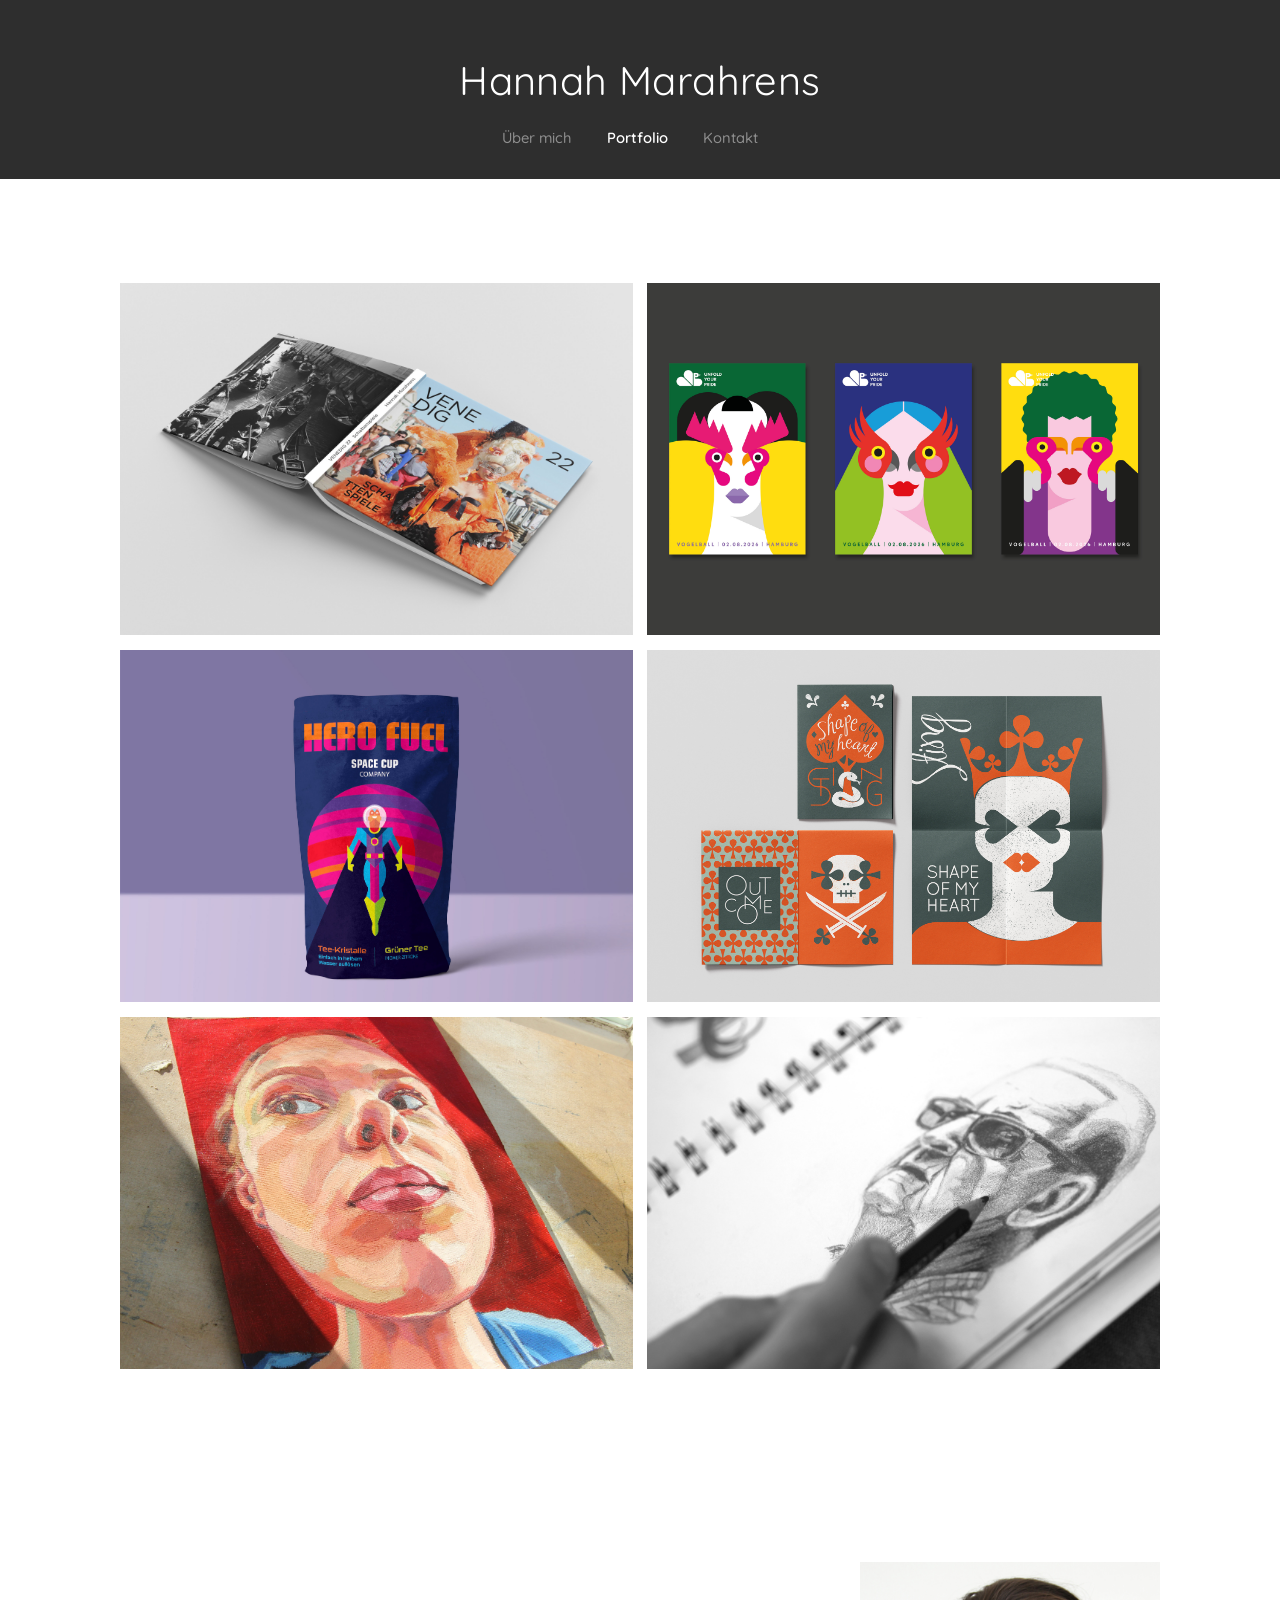
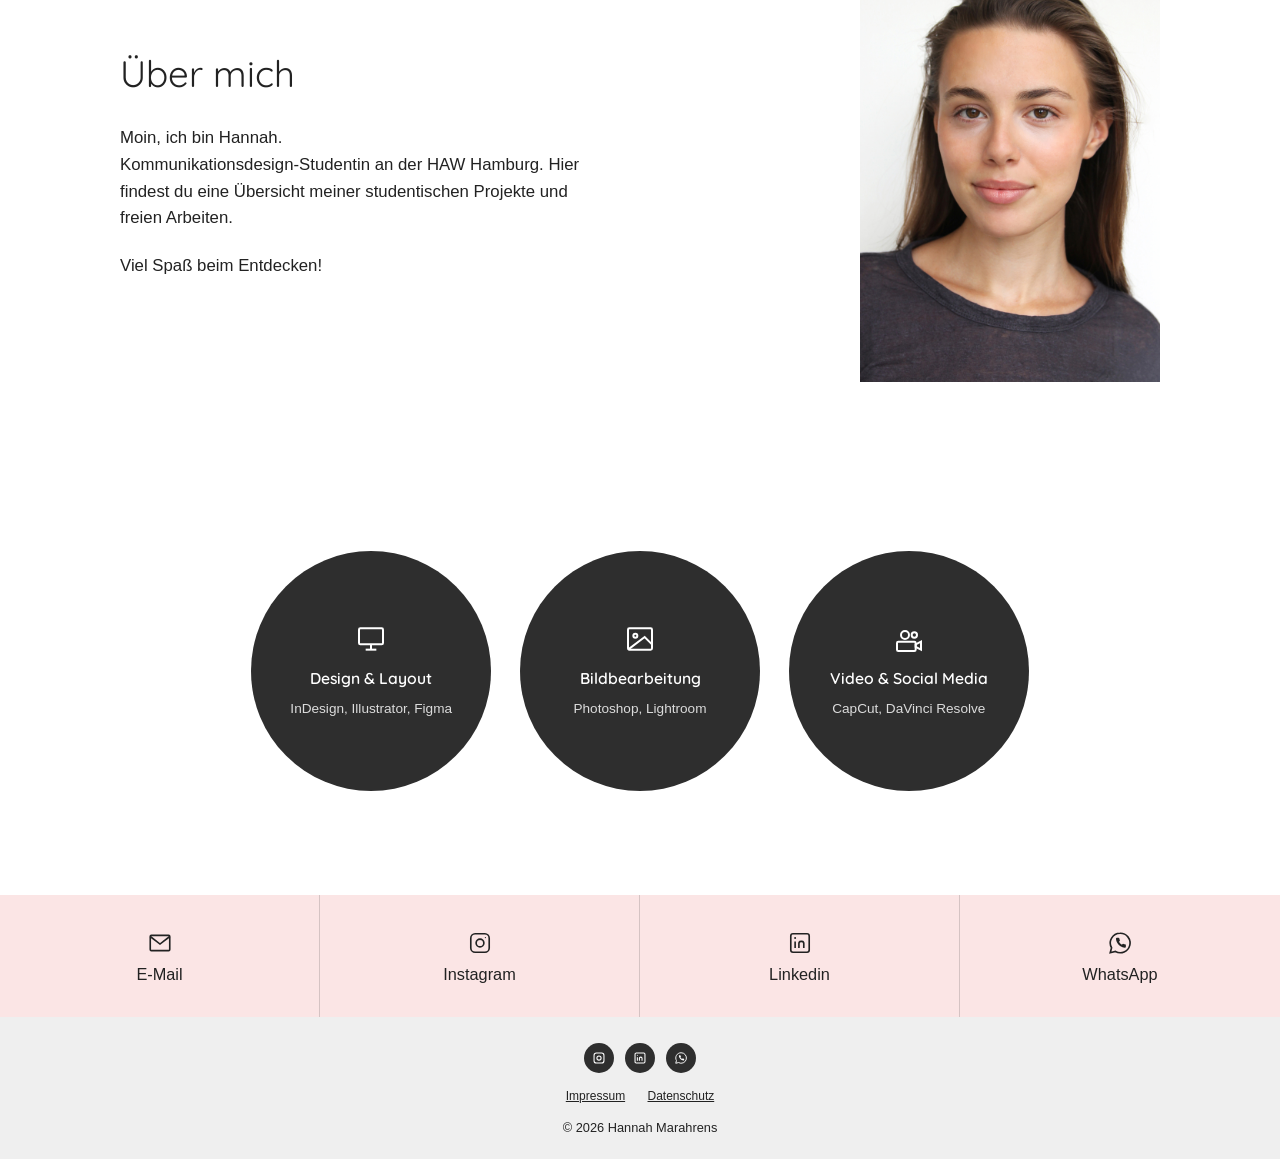
<file: index.html>
<!DOCTYPE html>
<html lang="de">
<head>
<meta charset="UTF-8">
<meta name="viewport" content="width=device-width, initial-scale=1.0">
<meta name="robots" content="noindex, nofollow, noarchive, nosnippet, noimageindex">
<meta name="googlebot" content="noindex, nofollow, noarchive, nosnippet, noimageindex">
<meta name="bingbot" content="noindex, nofollow, noarchive, nosnippet">
<title>Hannah Marahrens – Portfolio</title>
<link rel="preconnect" href="https://fonts.googleapis.com">
<link rel="preconnect" href="https://fonts.gstatic.com" crossorigin>
<link href="https://fonts.googleapis.com/css2?family=Quicksand:wght@400;500;600;700&display=swap" rel="stylesheet">
<link rel="stylesheet" href="style.css">
</head>
<body>

<header class="hero" id="start">
  <div class="wrap">
    <h1>Hannah Marahrens</h1>
    <nav class="main-nav">
      <a href="#about">Über mich</a>
      <a href="#portfolio" class="active">Portfolio</a>
      <a href="#contact">Kontakt</a>
    </nav>
  </div>
</header>

<section id="portfolio" class="portfolio-section">
  <div class="wrap">
  <div class="portfolio-grid">
    <a class="tile tile-venedig" href="venedig.html">
      <img src="bilder/venedig.jpg" alt="Venedig 22 – Schattenspiele">
      <div class="tile-overlay"><span>Venedig 22 – Schattenspiele</span></div>
    </a>

    <a class="tile tile-vogelball" href="vogelball.html">
      <img src="bilder/vogelball.jpg" alt="Vogelball Poster">
      <div class="tile-overlay"><span>Vogelball Rebranding</span></div>
    </a>

    <a class="tile tile-herofuel" href="hero-fuel.html">
      <img src="bilder/hero-fuel.jpg" alt="Teemarke Hero Fuel">
      <div class="tile-overlay"><span>Teemarke – Hero Fuel</span></div>
    </a>

    <a class="tile tile-shape" href="shape-of-my-heart.html">
      <img src="bilder/shape-of-my-heart.jpg" alt="Shape of my Heart">
      <div class="tile-overlay"><span>Shape of my Heart<br> booklet</span></div>
    </a>

    <a class="tile tile-acryl" href="acryl.html">
      <img src="bilder/acryl.jpg" alt="Acryl Malerei">
      <div class="tile-overlay"><span>Acryl Malerei</span></div>
    </a>

    <a class="tile tile-skizzen" href="skizzen.html">
      <img src="bilder/skizzen.jpg" alt="Skizzenbuch">
      <div class="tile-overlay"><span>Skizzenbuch</span></div>
    </a>
  </div>
  </div>
</section>

<section class="about-section" id="about">
  <div class="wrap">
    <div class="about-split">
      <div class="about-text">
        <h2>Über mich</h2>
        <p>Moin, ich bin Hannah.<br>
        Kommunikationsdesign-Studentin an der HAW Hamburg. Hier findest du eine Übersicht meiner studentischen Projekte und freien Arbeiten.</p>
        <p>Viel Spaß beim Entdecken!</p>
      </div>
      <div class="about-photo">
        <img src="bilder/portrait.jpg" alt="Hannah Marahrens">
      </div>
    </div>

    <div class="badges">
      <div class="badge">
        <svg viewBox="0 0 24 24" fill="none" stroke="#ffffff" stroke-width="1.5"><rect x="3" y="4" width="18" height="12" rx="1"/><line x1="8" y1="20" x2="16" y2="20"/><line x1="12" y1="16" x2="12" y2="20"/></svg>
        <h3>Design &amp; Layout</h3>
        <p>InDesign, Illustrator, Figma</p>
      </div>
      <div class="badge">
        <svg viewBox="0 0 24 24" fill="none" stroke="#ffffff" stroke-width="1.5"><rect x="3" y="4" width="18" height="16" rx="1"/><circle cx="8.5" cy="9.5" r="1.5"/><path d="M21 16l-5.5-5.5L3 20"/></svg>
        <h3>Bildbearbeitung</h3>
        <p>Photoshop, Lightroom</p>
      </div>
      <div class="badge">
        <svg viewBox="0 0 24 24" fill="none" stroke="#ffffff" stroke-width="1.5"><circle cx="9" cy="9" r="3"/><circle cx="16" cy="9" r="2"/><rect x="3" y="14" width="14" height="7" rx="1"/><path d="M17 16l4-2v6l-4-2z"/></svg>
        <h3>Video &amp; Social Media</h3>
        <p>CapCut, DaVinci Resolve</p>
      </div>
    </div>
  </div>
</section>

<section class="contact-bar" id="contact">
  <a class="contact-col" href="&#109;&#97;&#105;&#108;&#116;&#111;&#58;&#104;&#97;&#110;&#110;&#97;&#104;&#95;&#109;&#97;&#114;&#97;&#114;&#114;&#101;&#110;&#115;&#64;&#103;&#109;&#120;&#46;&#100;&#101;">
    <svg viewBox="0 0 24 24" fill="none" stroke="var(--ink)" stroke-width="1.5"><rect x="3" y="5" width="18" height="14" rx="1"/><path d="M3 6l9 7 9-7"/></svg>
    <span>E-Mail</span>
  </a>
  <a class="contact-col" href="https://www.instagram.com/hannah_marahrens/" target="_blank" rel="noopener noreferrer">
    <svg viewBox="0 0 24 24" fill="none" stroke="var(--ink)" stroke-width="1.5"><rect x="3.5" y="3.5" width="17" height="17" rx="4"/><circle cx="12" cy="12" r="3.6"/><circle cx="17" cy="7" r="0.6" fill="var(--ink)" stroke="none"/></svg>
    <span>Instagram</span>
  </a>
  <a class="contact-col" href="https://www.linkedin.com/in/hannah-marahrens-787b59432/" target="_blank" rel="noopener noreferrer">
    <svg viewBox="0 0 24 24" fill="none" stroke="var(--ink)" stroke-width="1.5"><rect x="3.5" y="3.5" width="17" height="17" rx="2"/><line x1="7.5" y1="10.5" x2="7.5" y2="16.5"/><circle cx="7.5" cy="7.3" r="0.9" fill="var(--ink)" stroke="none"/><path d="M11 16.5v-4c0-1.2 1-2 2.3-2 1.3 0 2.2.8 2.2 2v4"/></svg>
    <span>Linkedin</span>
  </a>
  <a class="contact-col" href="&#104;&#116;&#116;&#112;&#115;&#58;&#47;&#47;&#119;&#97;&#46;&#109;&#101;&#47;&#52;&#57;&#49;&#53;&#55;&#51;&#50;&#48;&#52;&#55;&#52;&#54;&#52;" target="_blank" rel="noopener noreferrer">
    <svg viewBox="0 0 24 24" fill="none" stroke="var(--ink)" stroke-width="1.5"><path d="M12 3a9 9 0 0 0-7.8 13.4L3 21l4.8-1.2A9 9 0 1 0 12 3z"/><g transform="translate(7.3,6.3) scale(0.46)"><path d="M22 16.92v3a2 2 0 0 1-2.18 2 19.79 19.79 0 0 1-8.63-3.07 19.5 19.5 0 0 1-6-6 19.79 19.79 0 0 1-3.07-8.67A2 2 0 0 1 4.11 2h3a2 2 0 0 1 2 1.72c.127.96.361 1.903.7 2.81a2 2 0 0 1-.45 2.11L8.09 9.91a16 16 0 0 0 6 6l1.27-1.27a2 2 0 0 1 2.11-.45c.907.339 1.85.573 2.81.7A2 2 0 0 1 22 16.92z" fill="var(--ink)" stroke="none"/></g></svg>
    <span>WhatsApp</span>
  </a>
</section>

<footer>
  <div class="wrap">
    <div class="footer-social">
      <a href="https://www.instagram.com/hannah_marahrens/" target="_blank" rel="noopener noreferrer" aria-label="Instagram">
        <svg viewBox="0 0 24 24"><rect x="3.5" y="3.5" width="17" height="17" rx="4" fill="none" stroke="#ffffff" stroke-width="1.8"/><circle cx="12" cy="12" r="3.6" fill="none" stroke="#ffffff" stroke-width="1.8"/></svg>
      </a>
      <a href="https://www.linkedin.com/in/hannah-marahrens-787b59432/" target="_blank" rel="noopener noreferrer" aria-label="LinkedIn">
        <svg viewBox="0 0 24 24"><rect x="3.5" y="3.5" width="17" height="17" rx="2" fill="none" stroke="#ffffff" stroke-width="1.8"/><line x1="7.5" y1="10.5" x2="7.5" y2="16.5" stroke="#ffffff" stroke-width="1.8"/><circle cx="7.5" cy="7.3" r="0.9" fill="#ffffff"/><path d="M11 16.5v-4c0-1.2 1-2 2.3-2 1.3 0 2.2.8 2.2 2v4" fill="none" stroke="#ffffff" stroke-width="1.8"/></svg>
      </a>
      <a href="&#104;&#116;&#116;&#112;&#115;&#58;&#47;&#47;&#119;&#97;&#46;&#109;&#101;&#47;&#52;&#57;&#49;&#53;&#55;&#51;&#50;&#48;&#52;&#55;&#52;&#54;&#52;" target="_blank" rel="noopener noreferrer" aria-label="WhatsApp">
        <svg viewBox="0 0 24 24"><path d="M12 3a9 9 0 0 0-7.8 13.4L3 21l4.8-1.2A9 9 0 1 0 12 3z" fill="none" stroke="#ffffff" stroke-width="1.6"/><g transform="translate(7.3,6.3) scale(0.46)"><path d="M22 16.92v3a2 2 0 0 1-2.18 2 19.79 19.79 0 0 1-8.63-3.07 19.5 19.5 0 0 1-6-6 19.79 19.79 0 0 1-3.07-8.67A2 2 0 0 1 4.11 2h3a2 2 0 0 1 2 1.72c.127.96.361 1.903.7 2.81a2 2 0 0 1-.45 2.11L8.09 9.91a16 16 0 0 0 6 6l1.27-1.27a2 2 0 0 1 2.11-.45c.907.339 1.85.573 2.81.7A2 2 0 0 1 22 16.92z" fill="#ffffff" stroke="none"/></g></svg>
      </a>
    </div>
    <div class="footer-legal">
      <button onclick="openModal('impressumModal')">Impressum</button>
      <button onclick="openModal('datenschutzModal')">Datenschutz</button>
    </div>
    <p class="footer-copy">© 2026 Hannah Marahrens</p>
  </div>
</footer>

<div id="impressumModal" class="modal">
  <div class="modal-content">
    <button class="modal-close" onclick="closeModal('impressumModal')">&times;</button>
    <h2>Impressum</h2>
    <p><strong>Angaben gemäß § 5 DDG</strong></p>
    <p>Hannah Marahrens<br>c/o Impressumservice Dein-Impressum<br>Stettiner Str. 41<br>35410 Hungen</p>
    <h3>Kontakt</h3>
    <p>E-Mail: hannah_mararrens@gmx.de</p>
    <h3>Umsatzsteuer</h3>
    <p>Gemäß § 19 UStG wird keine Umsatzsteuer ausgewiesen (Kleinunternehmerregelung).</p>
    <h3>Verantwortlich für den Inhalt nach § 18 Abs. 2 MStV</h3>
    <p>Hannah Mararrens<br>c/o Impressumservice Dein-Impressum<br>Stettiner Str. 41<br>35410 Hungen</p>
    <h3>Haftung für Inhalte</h3>
    <p>Als Diensteanbieterin bin ich gemäß § 7 Abs. 1 DDG für eigene Inhalte auf diesen Seiten nach den allgemeinen Gesetzen verantwortlich. Gemäß §§ 8 bis 10 DDG bin ich als Diensteanbieterin jedoch nicht verpflichtet, übermittelte oder gespeicherte fremde Informationen zu überwachen.</p>
    <h3>Haftung für Links</h3>
    <p>Dieses Angebot enthält Links zu externen Webseiten Dritter (z. B. Instagram, LinkedIn), auf deren Inhalte ich keinen Einfluss habe. Für diese fremden Inhalte trägt stets der jeweilige Anbieter die Verantwortung.</p>
    <h3>Urheberrecht</h3>
    <p>Die durch mich erstellten Inhalte und Werke auf diesen Seiten (Texte, Fotos, Designs) unterliegen dem deutschen Urheberrecht. Eine Vervielfältigung, Bearbeitung oder Verbreitung außerhalb der Grenzen des Urheberrechts bedarf meiner schriftlichen Zustimmung.</p>
  </div>
</div>

<div id="datenschutzModal" class="modal">
  <div class="modal-content">
    <button class="modal-close" onclick="closeModal('datenschutzModal')">&times;</button>
    <h2>Datenschutzerklärung</h2>
    <h3>1. Datenschutz auf einen Blick</h3>
    <p>Die folgenden Hinweise geben einen einfachen Überblick darüber, was mit deinen personenbezogenen Daten passiert, wenn du diese Website besuchst. Personenbezogene Daten sind alle Daten, mit denen du persönlich identifiziert werden kannst.</p>
    <h3>2. Verantwortliche Stelle</h3>
    <p>Hannah Mararrens<br>c/o Impressumservice Dein-Impressum<br>Stettiner Str. 41<br>35410 Hungen<br>E-Mail: hannah_mararrens@gmx.de</p>
    <h3>3. Hosting (GitHub Pages)</h3>
    <p>Diese Website wird über <strong>GitHub Pages</strong> gehostet. Anbieter ist die GitHub Inc., 88 Colin P. Kelly Jr. Street, San Francisco, CA 94107, USA. Beim Aufruf dieser Website verarbeitet GitHub technisch notwendige Verbindungsdaten, insbesondere deine IP-Adresse, Datum und Uhrzeit des Zugriffs sowie Browser- und Geräteinformationen, in Server-Logfiles. Die Verwendung erfolgt im Interesse einer sicheren, schnellen und effizienten Bereitstellung des Online-Angebots (Art. 6 Abs. 1 lit. f DSGVO). Dabei kann es zu einer Übermittlung von Daten in die USA kommen; diese erfolgt auf Grundlage geeigneter Garantien nach Art. 44 ff. DSGVO. Weitere Informationen: <a href="https://docs.github.com/de/site-policy/privacy-policies/github-general-privacy-statement" target="_blank" rel="noopener noreferrer" style="text-decoration:underline;">GitHub-Datenschutzerklärung</a>.</p>
    <h3>4. Allgemeine Datenerfassung auf der Website</h3>
    <p><strong>E-Mail-Kontakt:</strong> Wenn du per E-Mail Kontakt aufnimmst, wird deine Anfrage inklusive aller daraus hervorgehenden personenbezogenen Daten (Name, Anfrage) zum Zwecke der Bearbeitung gespeichert und verarbeitet (Art. 6 Abs. 1 lit. f DSGVO). Diese Daten werden nicht ohne deine Einwilligung weitergegeben.</p>
    <h3>5. Schriftarten (Google Fonts)</h3>
    <p>Zur einheitlichen Darstellung der Schriftart „Quicksand“ lädt diese Website Schriften von Google Fonts, einem Dienst der Google Ireland Limited, Gordon House, Barrow Street, Dublin 4, Irland. Dabei stellt dein Browser eine Verbindung zu Servern von Google her; dadurch erhält Google Kenntnis davon, dass diese Website mit deiner IP-Adresse aufgerufen wurde. Rechtsgrundlage ist Art. 6 Abs. 1 lit. f DSGVO (Interesse an einer ansprechenden Darstellung des Online-Angebots). Weitere Informationen: <a href="https://policies.google.com/privacy" target="_blank" rel="noopener noreferrer" style="text-decoration:underline;">policies.google.com/privacy</a>.</p>
    <h3>6. Plugins und Social Media</h3>
    <p>Auf dieser Website sind keine aktiven Social-Media-Plugins eingebunden, die automatisch Daten übertragen. Es handelt sich lediglich um einfache externe Links zu Instagram, LinkedIn und WhatsApp. Beim Anklicken verlässt du diese Website, und es gelten die Datenschutzbestimmungen des jeweiligen Anbieters.</p>
    <h3>7. Deine Rechte als betroffene Person</h3>
    <p>Du hast jederzeit das Recht auf unentgeltliche Auskunft über deine gespeicherten personenbezogenen Daten, deren Herkunft und Empfänger sowie den Zweck der Datenverarbeitung, sowie ein Recht auf Berichtigung oder Löschung dieser Daten. Wende dich dazu an die oben im Impressum angegebene E-Mail-Adresse.</p>
  </div>
</div>

<a href="#start" class="scroll-top-btn" id="scrollTopBtn">&uarr;</a>

<script>
  function openModal(id) { document.getElementById(id).classList.add('active'); }
  function closeModal(id) { document.getElementById(id).classList.remove('active'); }
  window.onclick = function(e) {
    if (e.target.classList.contains('modal')) e.target.classList.remove('active');
  };
  const scrollTopBtn = document.getElementById('scrollTopBtn');
  window.addEventListener('scroll', () => {
    if (window.scrollY > 400) scrollTopBtn.classList.add('visible');
    else scrollTopBtn.classList.remove('visible');
  });
</script>

</body>
</html>
</file>
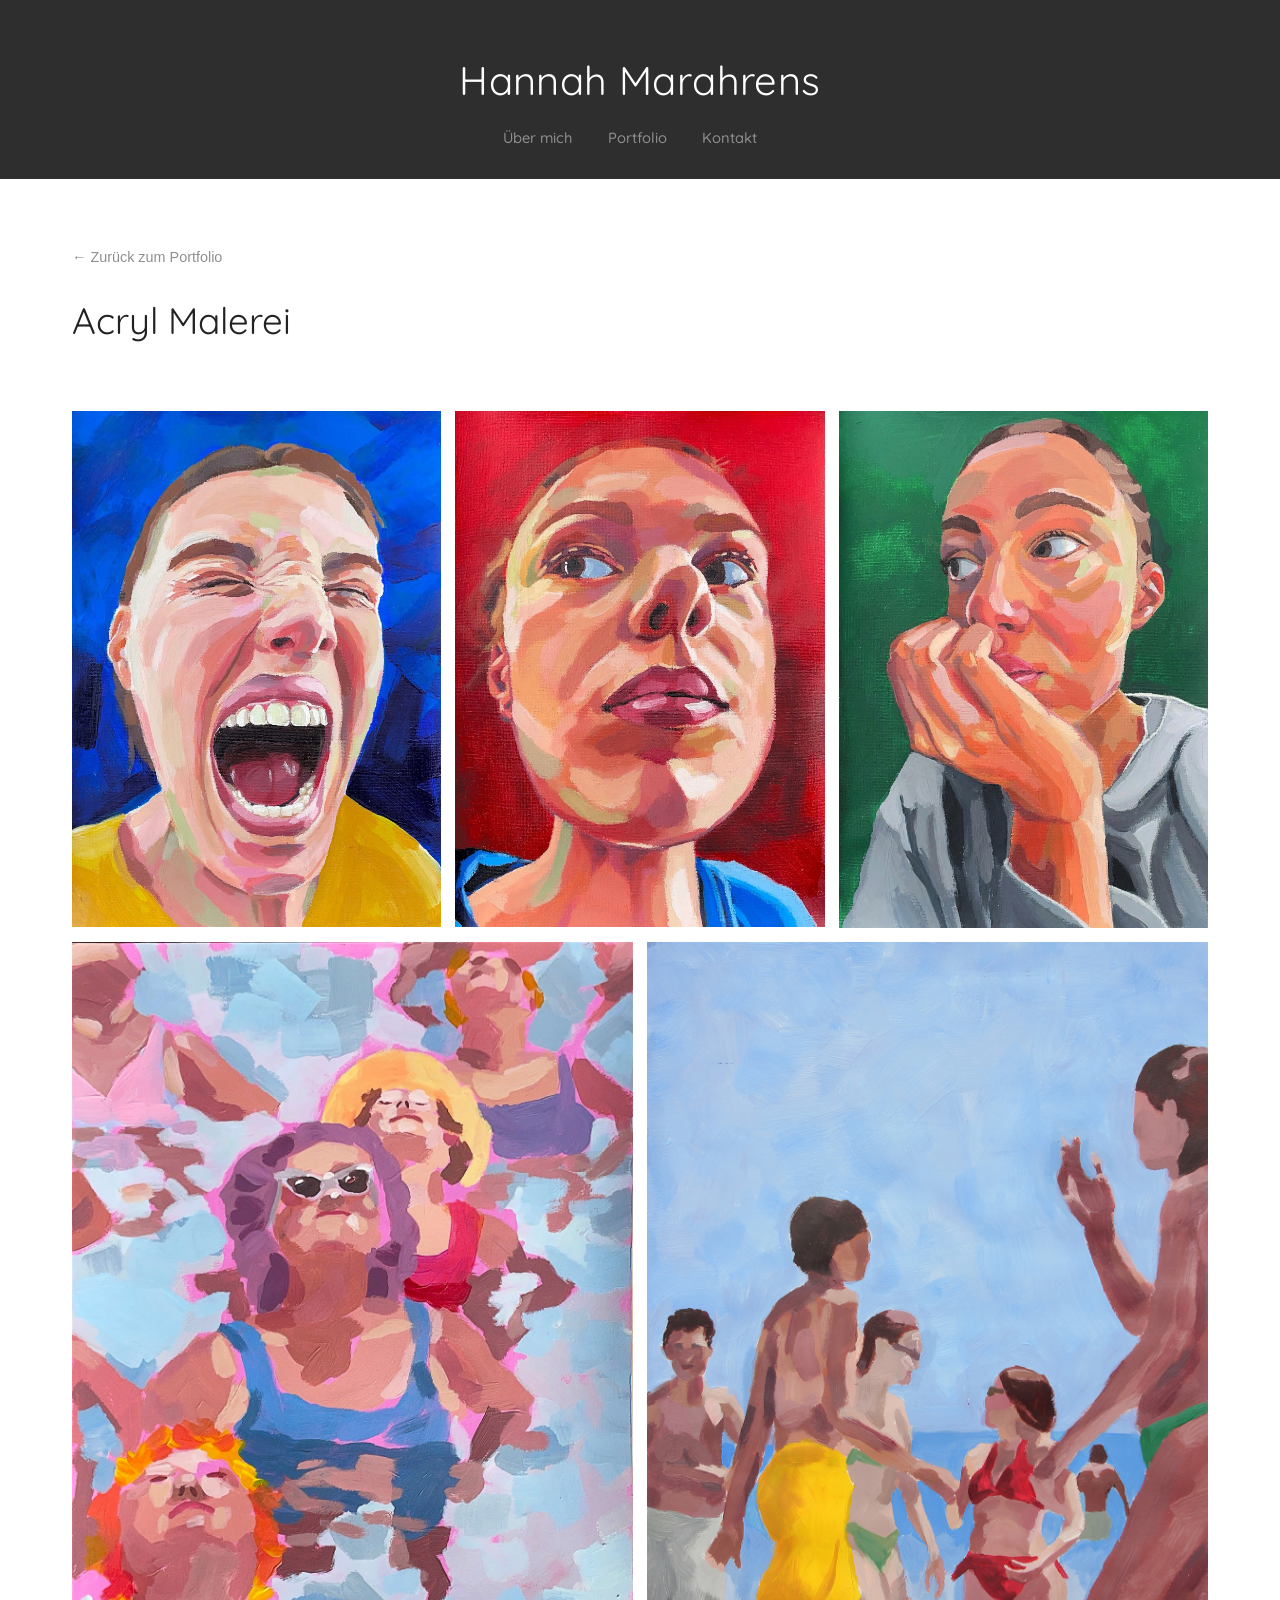
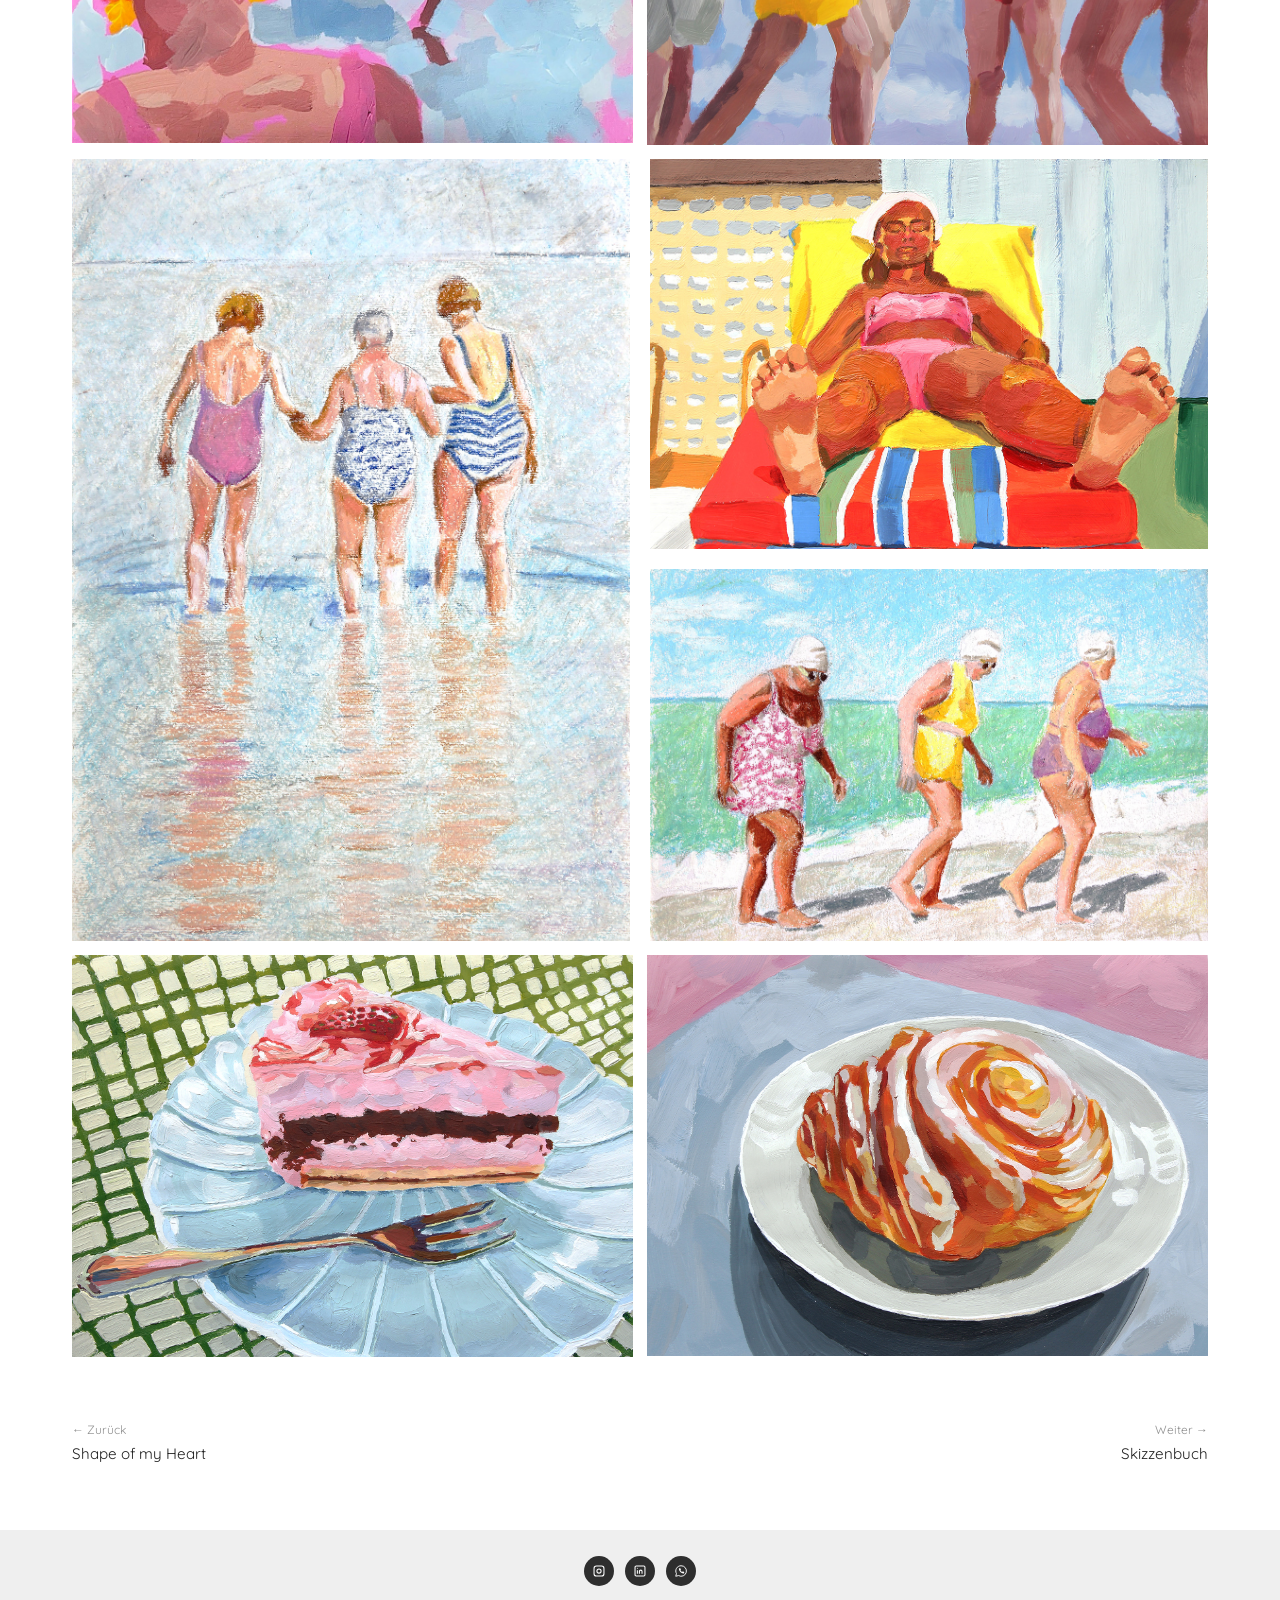
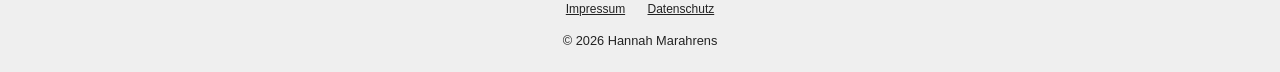
<file: acryl.html>
<!DOCTYPE html>
<html lang="de">
<head>
<meta name="robots" content="noindex, nofollow">
<meta charset="UTF-8">
<meta name="viewport" content="width=device-width, initial-scale=1.0">
<title>Acryl Malerei – Hannah Marahrens</title>
<link rel="preconnect" href="https://fonts.googleapis.com">
<link rel="preconnect" href="https://fonts.gstatic.com" crossorigin>
<link href="https://fonts.googleapis.com/css2?family=Quicksand:wght@400;500;600;700&display=swap" rel="stylesheet">
<link rel="stylesheet" href="style.css">

<style>
  /* Exakte Höhenanpassung für Reihe 2 */
  .pg-row-equal {
    display: flex;
    gap: 20px;
    align-items: stretch;
  }
  .pg-col-left-crop {
    flex: 1;
    width: 50%;
    position: relative;
    overflow: hidden; /* Schneidet alles ab, was unten übersteht */
  }
  .pg-col-left-crop img {
    position: absolute;
    top: 0;
    left: 0;
    width: 100% !important;
    height: 100% !important;
    object-fit: cover !important;
    object-position: top center !important;
  }
  .pg-col-stack {
    flex: 1;
    width: 50%;
    display: flex;
    flex-direction: column;
    gap: 20px;
  }
  .pg-col-stack img {
    width: 100%;
    height: auto;
    display: block;
  }
</style>
</head>
<body>

<header class="hero" id="start">
  <div class="wrap">
    <h1><a href="index.html">Hannah Marahrens</a></h1>
    <nav class="main-nav">
      <a href="index.html#about">Über mich</a>
      <a href="index.html#portfolio">Portfolio</a>
      <a href="index.html#contact">Kontakt</a>
    </nav>
  </div>
</header>

<section class="project-intro">
  <a class="back-link" href="index.html#portfolio">← Zurück zum Portfolio</a>
  <h1>Acryl Malerei</h1>
  <p> </p>
</section>

<section class="project-gallery">
  <!-- Die ersten 3 Bilder (Selbstporträt-Serie) -->
  <div class="pg-row cols-3">
    <img src="bilder/acryl-1.jpg" alt="Acryl Malerei 1">
    <img src="bilder/acryl-2.jpg" alt="Acryl Malerei 2">
    <img src="bilder/acryl-3.jpg" alt="Acryl Malerei 3">
  </div>

  <!-- Neue Reihe 1 (Acryl 4 & Acryl 5) -->
  <div class="pg-row cols-2">
    <img src="bilder/acryl-4.jpg" alt="Acryl Malerei 4">
    <img src="bilder/acryl-5.jpg" alt="Acryl Malerei 5">
  </div>

 <!-- Reihe 2 (acryl-6 wird unten exakt bündig zu acryl-8 abgeschnitten) -->
  <div class="pg-row cols-2 pg-row-equal">
    <div class="pg-col-left-crop">
      <img src="bilder/acryl-6.jpg" alt="Acryl Malerei 6">
    </div>
    <div class="pg-col-stack">
      <img src="bilder/acryl-7.jpg" alt="Acryl Malerei 7">
      <img src="bilder/acryl-8.jpg" alt="Acryl Malerei 8">
    </div>
  </div>

  <!-- Neue Reihe 3 (Acryl 9 & Acryl 10) -->
  <div class="pg-row cols-2">
    <img src="bilder/acryl-9.jpg" alt="Acryl Malerei 9">
    <img src="bilder/acryl-10.jpg" alt="Acryl Malerei 10">
  </div>
</section>

<section class="project-nav">
  <a class="prev" href="shape-of-my-heart.html">
    <span class="nav-label">← Zurück</span>
    Shape of my Heart
  </a>
  <a class="next" href="skizzen.html">
    <span class="nav-label">Weiter →</span>
    Skizzenbuch
  </a>
</section>

<footer>
  <div class="wrap">
    <div class="footer-social">
      <a href="https://www.instagram.com/hannah_marahrens/" target="_blank" rel="noopener noreferrer" aria-label="Instagram">
        <svg viewBox="0 0 24 24"><rect x="3.5" y="3.5" width="17" height="17" rx="4" fill="none" stroke="#ffffff" stroke-width="1.8"/><circle cx="12" cy="12" r="3.6" fill="none" stroke="#ffffff" stroke-width="1.8"/></svg>
      </a>
      <a href="https://www.linkedin.com/in/hannah-marahrens-787b59432/" target="_blank" rel="noopener noreferrer" aria-label="LinkedIn">
        <svg viewBox="0 0 24 24"><rect x="3.5" y="3.5" width="17" height="17" rx="2" fill="none" stroke="#ffffff" stroke-width="1.8"/><line x1="7.5" y1="10.5" x2="7.5" y2="16.5" stroke="#ffffff" stroke-width="1.8"/><circle cx="7.5" cy="7.3" r="0.9" fill="#ffffff"/><path d="M11 16.5v-4c0-1.2 1-2 2.3-2 1.3 0 2.2.8 2.2 2v4" fill="none" stroke="#ffffff" stroke-width="1.8"/></svg>
      </a>
      <a href="&#104;&#116;&#116;&#112;&#115;&#58;&#47;&#47;&#119;&#97;&#46;&#109;&#101;&#47;&#52;&#57;&#49;&#53;&#55;&#51;&#50;&#48;&#52;&#55;&#52;&#54;&#52;" target="_blank" rel="noopener noreferrer" aria-label="WhatsApp">
        <svg viewBox="0 0 24 24"><path d="M12 3a9 9 0 0 0-7.8 13.4L3 21l4.8-1.2A9 9 0 1 0 12 3z" fill="none" stroke="#ffffff" stroke-width="1.6"/><g transform="translate(7.3,6.3) scale(0.46)"><path d="M22 16.92v3a2 2 0 0 1-2.18 2 19.79 19.79 0 0 1-8.63-3.07 19.5 19.5 0 0 1-6-6 19.79 19.79 0 0 1-3.07-8.67A2 2 0 0 1 4.11 2h3a2 2 0 0 1 2 1.72c.127.96.361 1.903.7 2.81a2 2 0 0 1-.45 2.11L8.09 9.91a16 16 0 0 0 6 6l1.27-1.27a2 2 0 0 1 2.11-.45c.907.339 1.85.573 2.81.7A2 2 0 0 1 22 16.92z" fill="#ffffff" stroke="none"/></g></svg>
      </a>
    </div>
    <div class="footer-legal">
      <button onclick="openModal('impressumModal')">Impressum</button>
      <button onclick="openModal('datenschutzModal')">Datenschutz</button>
    </div>
    <p class="footer-copy">© 2026 Hannah Marahrens</p>
  </div>
</footer>

<div id="impressumModal" class="modal">
  <div class="modal-content">
    <button class="modal-close" onclick="closeModal('impressumModal')">&times;</button>
    <h2>Impressum</h2>
    <p><strong>Angaben gemäß § 5 DDG</strong></p>
    <p>Hannah Marahrens<br>c/o Impressumservice Dein-Impressum<br>Stettiner Str. 41<br>35410 Hungen</p>
    <h3>Kontakt</h3>
    <p>E-Mail: hannah_marahrens@gmx.de</p>
    <h3>Umsatzsteuer</h3>
    <p>Gemäß § 19 UStG wird keine Umsatzsteuer ausgewiesen (Kleinunternehmerregelung).</p>
    <h3>Verantwortlich für den Inhalt nach § 18 Abs. 2 MStV</h3>
    <p>Hannah Marahrens<br>c/o Impressumservice Dein-Impressum<br>Stettiner Str. 41<br>35410 Hungen</p>
    <h3>Haftung für Inhalte</h3>
    <p>Als Diensteanbieterin bin ich gemäß § 7 Abs. 1 DDG für eigene Inhalte auf diesen Seiten nach den allgemeinen Gesetzen verantwortlich. Gemäß §§ 8 bis 10 DDG bin ich als Diensteanbieterin jedoch nicht verpflichtet, übermittelte oder gespeicherte fremde Informationen zu überwachen.</p>
    <h3>Haftung für Links</h3>
    <p>Dieses Angebot enthält Links zu externen Webseiten Dritter (z. B. Instagram, LinkedIn), auf deren Inhalte ich keinen Einfluss habe. Für diese fremden Inhalte trägt stets der jeweilige Anbieter die Verantwortung.</p>
    <h3>Urheberrecht</h3>
    <p>Die durch mich erstellten Inhalte und Werke auf diesen Seiten (Texte, Fotos, Designs) unterliegen dem deutschen Urheberrecht. Eine Vervielfältigung, Bearbeitung oder Verbreitung außerhalb der Grenzen des Urheberrechts bedarf meiner schriftlichen Zustimmung.</p>
  </div>
</div>

<div id="datenschutzModal" class="modal">
  <div class="modal-content">
    <button class="modal-close" onclick="closeModal('datenschutzModal')">&times;</button>
    <h2>Datenschutzerklärung</h2>
    <h3>1. Datenschutz auf einen Blick</h3>
    <p>Die folgenden Hinweise geben einen einfachen Überblick darüber, was mit deinen personenbezogenen Daten passiert, wenn du diese Website besuchst. Personenbezogene Daten sind alle Daten, mit denen du persönlich identifiziert werden kannst.</p>
    <h3>2. Verantwortliche Stelle</h3>
    <p>Hannah Marahrens<br>c/o Impressumservice Dein-Impressum<br>Stettiner Str. 41<br>35410 Hungen<br>E-Mail: hannah_marahrens@gmx.de</p>
    <h3>3. Hosting (GitHub Pages)</h3>
    <p>Diese Website wird über <strong>GitHub Pages</strong> gehostet. Anbieter ist die GitHub Inc., 88 Colin P. Kelly Jr. Street, San Francisco, CA 94107, USA. Beim Aufruf dieser Website verarbeitet GitHub technisch notwendige Verbindungsdaten, insbesondere deine IP-Adresse, Datum und Uhrzeit des Zugriffs sowie Browser- und Geräteinformationen, in Server-Logfiles. Die Verwendung erfolgt im Interesse einer sicheren, schnellen und effizienten Bereitstellung des Online-Angebots (Art. 6 Abs. 1 lit. f DSGVO). Dabei kann es zu einer Übermittlung von Daten in die USA kommen; diese erfolgt auf Grundlage geeigneter Garantien nach Art. 44 ff. DSGVO. Weitere Informationen: <a href="https://docs.github.com/de/site-policy/privacy-policies/github-general-privacy-statement" target="_blank" rel="noopener noreferrer" style="text-decoration:underline;">GitHub-Datenschutzerklärung</a>.</p>
    <h3>4. Allgemeine Datenerfassung auf der Website</h3>
    <p><strong>E-Mail-Kontakt:</strong> Wenn du per E-Mail Kontakt aufnimmst, wird deine Anfrage inklusive aller daraus hervorgehenden personenbezogenen Daten (Name, Anfrage) zum Zwecke der Bearbeitung gespeichert und verarbeitet (Art. 6 Abs. 1 lit. f DSGVO). Diese Daten werden nicht ohne deine Einwilligung weitergegeben.</p>
    <h3>5. Schriftarten (Google Fonts)</h3>
    <p>Zur einheitlichen Darstellung der Schriftart „Quicksand“ lädt diese Website Schriften von Google Fonts, einem Dienst der Google Ireland Limited, Gordon House, Barrow Street, Dublin 4, Irland. Dabei stellt dein Browser eine Verbindung zu Servern von Google her; dadurch erhält Google Kenntnis davon, dass diese Website mit deiner IP-Adresse aufgerufen wurde. Rechtsgrundlage ist Art. 6 Abs. 1 lit. f DSGVO (Interesse an einer ansprechenden Darstellung des Online-Angebots). Weitere Informationen: <a href="https://policies.google.com/privacy" target="_blank" rel="noopener noreferrer" style="text-decoration:underline;">policies.google.com/privacy</a>.</p>
    <h3>6. Plugins und Social Media</h3>
    <p>Auf dieser Website sind keine aktiven Social-Media-Plugins eingebunden, die automatisch Daten übertragen. Es handelt sich lediglich um einfache externe Links zu Instagram, LinkedIn und WhatsApp. Beim Anklicken verlässt du diese Website, und es gelten die Datenschutzbestimmungen des jeweiligen Anbieters.</p>
    <h3>7. Deine Rechte als betroffene Person</h3>
    <p>Du hast jederzeit das Recht auf unentgeltliche Auskunft über deine gespeicherten personenbezogenen Daten, deren Herkunft und Empfänger sowie den Zweck der Datenverarbeitung, sowie ein Recht auf Berichtigung oder Löschung dieser Daten. Wende dich dazu an die oben im Impressum angegebene E-Mail-Adresse.</p>
  </div>
</div>

<a href="#start" class="scroll-top-btn" id="scrollTopBtn">&uarr;</a>

<script>
  function openModal(id) { document.getElementById(id).classList.add('active'); }
  function closeModal(id) { document.getElementById(id).classList.remove('active'); }
  window.onclick = function(e) {
    if (e.target.classList.contains('modal')) e.target.classList.remove('active');
  };
  const scrollTopBtn = document.getElementById('scrollTopBtn');
  window.addEventListener('scroll', () => {
    if (window.scrollY > 400) scrollTopBtn.classList.add('visible');
    else scrollTopBtn.classList.remove('visible');
  });
</script>

</body>
</html>
</file>
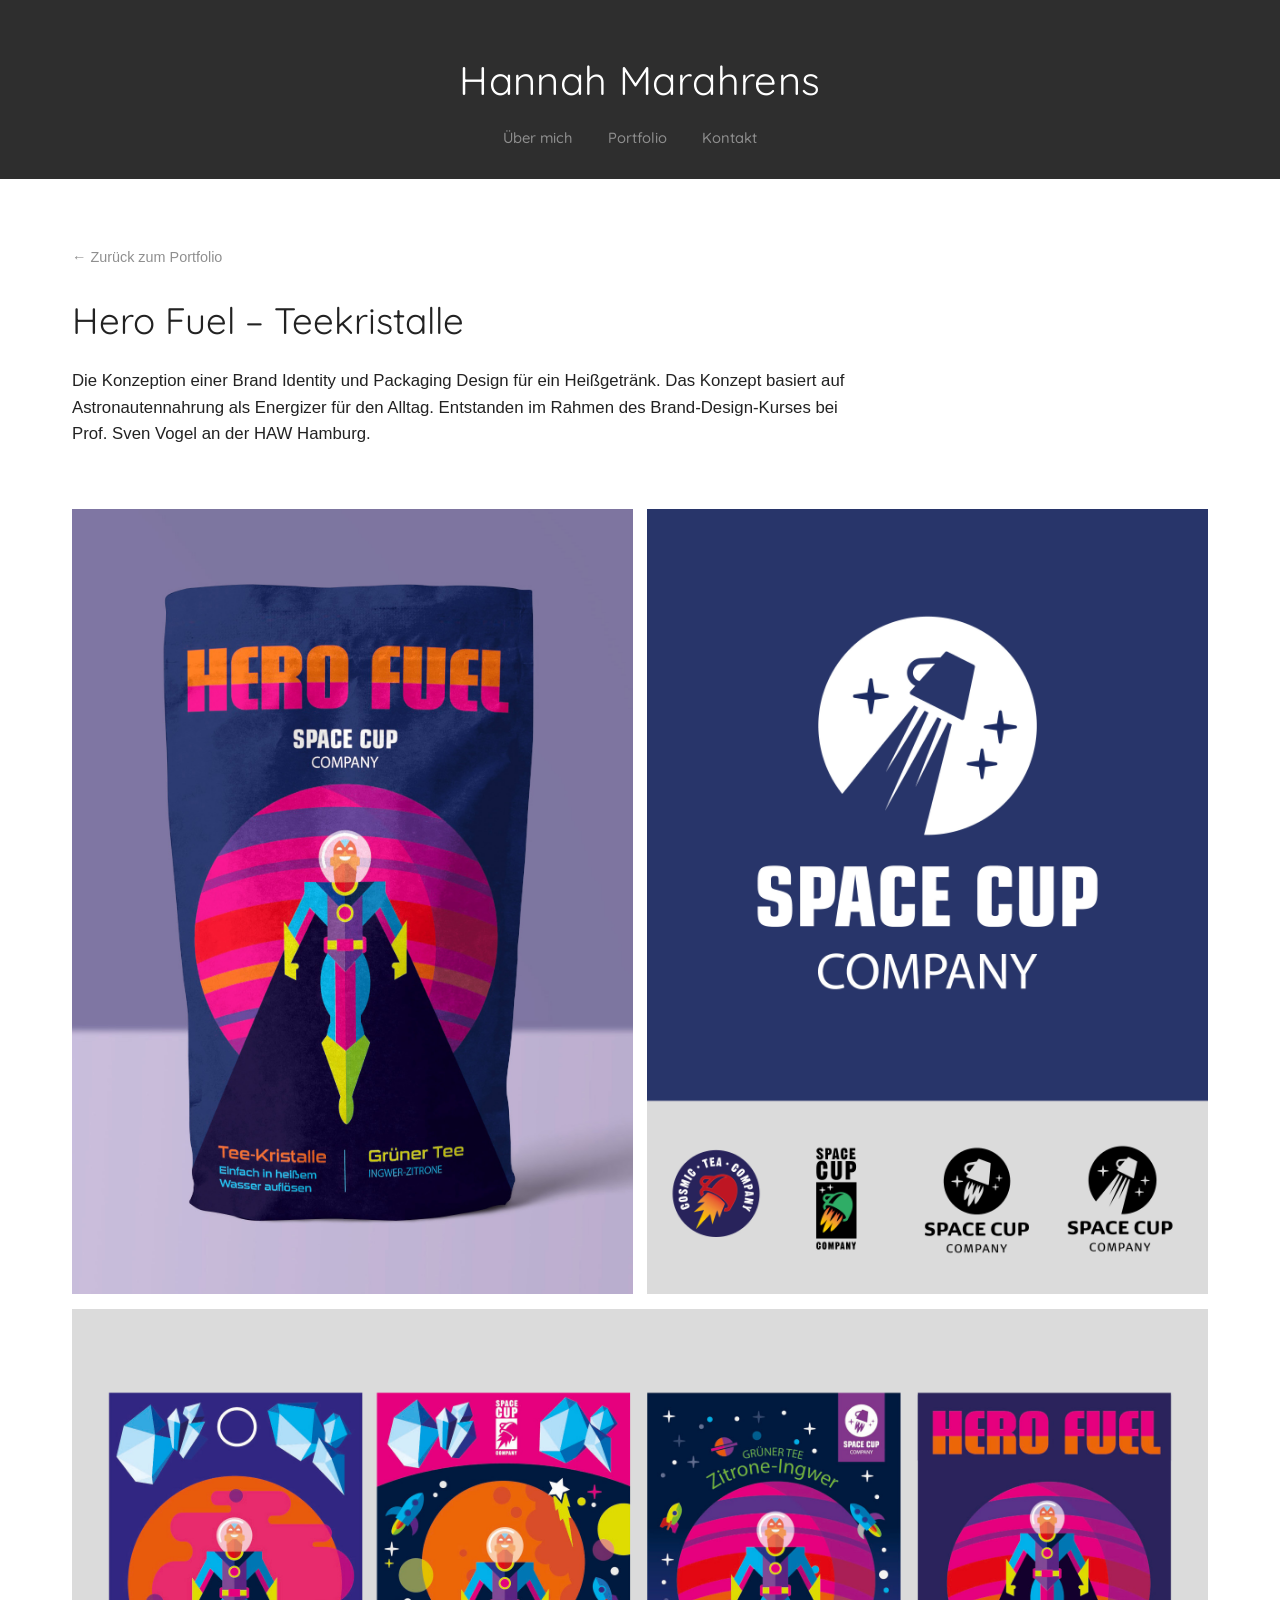
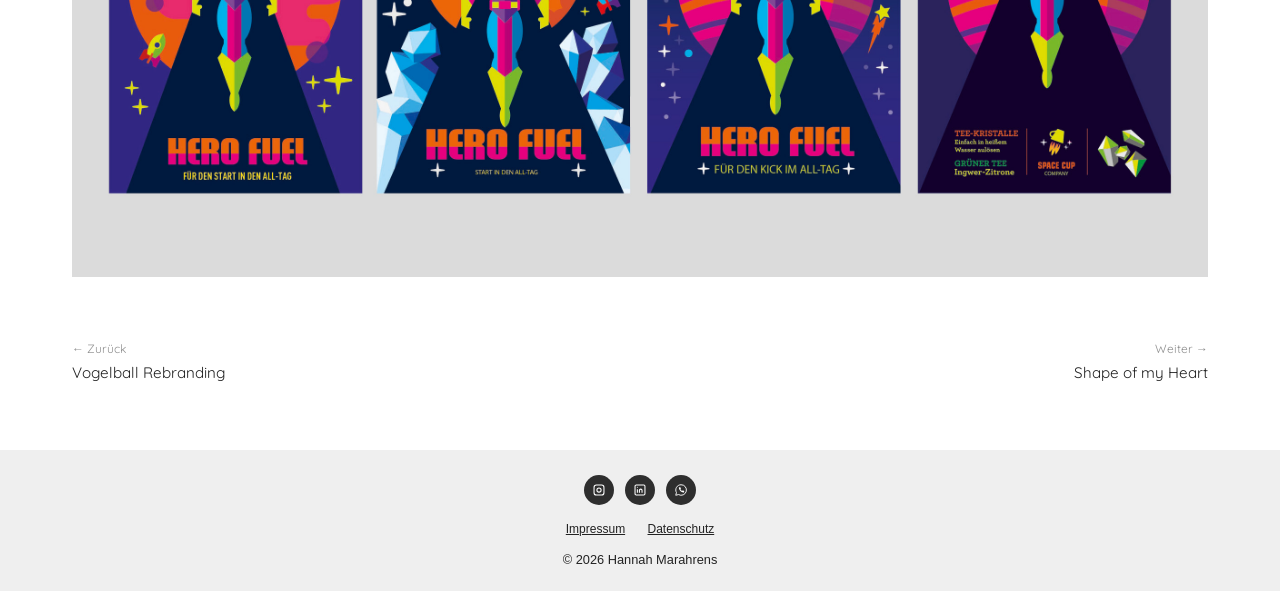
<file: hero-fuel.html>
<!DOCTYPE html>
<html lang="de">
<head>
<meta name="robots" content="noindex, nofollow">
<meta charset="UTF-8">
<meta name="viewport" content="width=device-width, initial-scale=1.0">
<title>Hero Fuel – Teekristalle – Hannah Marahrens</title>
<link rel="preconnect" href="https://fonts.googleapis.com">
<link rel="preconnect" href="https://fonts.gstatic.com" crossorigin>
<link href="https://fonts.googleapis.com/css2?family=Quicksand:wght@400;500;600;700&display=swap" rel="stylesheet">
<link rel="stylesheet" href="style.css">
</head>
<body>

<header class="hero" id="start">
  <div class="wrap">
    <h1><a href="index.html">Hannah Marahrens</a></h1>
    <nav class="main-nav">
      <a href="index.html#about">Über mich</a>
      <a href="index.html#portfolio">Portfolio</a>
      <a href="index.html#contact">Kontakt</a>
    </nav>
  </div>
</header>

<section class="project-intro">
  <a class="back-link" href="index.html#portfolio">← Zurück zum Portfolio</a>
  <h1>Hero Fuel – Teekristalle</h1>
  <p>Die Konzeption einer Brand Identity und Packaging Design für ein Heißgetränk. Das Konzept basiert auf Astronautennahrung als Energizer für den Alltag. Entstanden im Rahmen des Brand-Design-Kurses bei Prof. Sven Vogel an der HAW Hamburg.</p>
</section>

<section class="project-gallery">
  <!-- Oben: Bild 1 links, Bild 3 in der Mitte daneben (rechts Weißraum) -->
  <div class="pg-row cols-2">
    <img src="bilder/hero-fuel-1.jpg" alt="Hero Fuel Mockup">
    <img src="bilder/hero-fuel-2.jpg" alt="Space Cup Logos">
  </div>
  <!-- Unten: Das neue 16:9-Bild vollbreit über das gesamte Raster -->
  <div class="pg-row cols-1">
    <img src="bilder/hero-fuel-3.jpg" alt="Hero Fuel Prozess">
  </div>
</section>

<section class="project-nav">
  <a class="prev" href="vogelball.html">
    <span class="nav-label">← Zurück</span>
    Vogelball Rebranding
  </a>
  <a class="next" href="shape-of-my-heart.html">
    <span class="nav-label">Weiter →</span>
    Shape of my Heart
  </a>
</section>

<footer>
  <div class="wrap">
    <div class="footer-social">
      <a href="https://www.instagram.com/hannah_marahrens/" target="_blank" rel="noopener noreferrer" aria-label="Instagram">
        <svg viewBox="0 0 24 24"><rect x="3.5" y="3.5" width="17" height="17" rx="4" fill="none" stroke="#ffffff" stroke-width="1.8"/><circle cx="12" cy="12" r="3.6" fill="none" stroke="#ffffff" stroke-width="1.8"/></svg>
      </a>
      <a href="https://www.linkedin.com/in/hannah-marahrens-787b59432/" target="_blank" rel="noopener noreferrer" aria-label="LinkedIn">
        <svg viewBox="0 0 24 24"><rect x="3.5" y="3.5" width="17" height="17" rx="2" fill="none" stroke="#ffffff" stroke-width="1.8"/><line x1="7.5" y1="10.5" x2="7.5" y2="16.5" stroke="#ffffff" stroke-width="1.8"/><circle cx="7.5" cy="7.3" r="0.9" fill="#ffffff"/><path d="M11 16.5v-4c0-1.2 1-2 2.3-2 1.3 0 2.2.8 2.2 2v4" fill="none" stroke="#ffffff" stroke-width="1.8"/></svg>
      </a>
      <a href="&#104;&#116;&#116;&#112;&#115;&#58;&#47;&#47;&#119;&#97;&#46;&#109;&#101;&#47;&#52;&#57;&#49;&#53;&#55;&#51;&#50;&#48;&#52;&#55;&#52;&#54;&#52;" target="_blank" rel="noopener noreferrer" aria-label="WhatsApp">
        <svg viewBox="0 0 24 24"><path d="M12 3a9 9 0 0 0-7.8 13.4L3 21l4.8-1.2A9 9 0 1 0 12 3z" fill="none" stroke="#ffffff" stroke-width="1.6"/><g transform="translate(7.3,6.3) scale(0.46)"><path d="M22 16.92v3a2 2 0 0 1-2.18 2 19.79 19.79 0 0 1-8.63-3.07 19.5 19.5 0 0 1-6-6 19.79 19.79 0 0 1-3.07-8.67A2 2 0 0 1 4.11 2h3a2 2 0 0 1 2 1.72c.127.96.361 1.903.7 2.81a2 2 0 0 1-.45 2.11L8.09 9.91a16 16 0 0 0 6 6l1.27-1.27a2 2 0 0 1 2.11-.45c.907.339 1.85.573 2.81.7A2 2 0 0 1 22 16.92z" fill="#ffffff" stroke="none"/></g></svg>
      </a>
    </div>
    <div class="footer-legal">
      <button onclick="openModal('impressumModal')">Impressum</button>
      <button onclick="openModal('datenschutzModal')">Datenschutz</button>
    </div>
    <p class="footer-copy">© 2026 Hannah Marahrens</p>
  </div>
</footer>

<div id="impressumModal" class="modal">
  <div class="modal-content">
    <button class="modal-close" onclick="closeModal('impressumModal')">&times;</button>
    <h2>Impressum</h2>
    <p><strong>Angaben gemäß § 5 DDG</strong></p>
    <p>Hannah Marahrens<br>c/o Impressumservice Dein-Impressum<br>Stettiner Str. 41<br>35410 Hungen</p>
    <h3>Kontakt</h3>
    <p>E-Mail: hannah_marahrens@gmx.de</p>
    <h3>Umsatzsteuer</h3>
    <p>Gemäß § 19 UStG wird keine Umsatzsteuer ausgewiesen (Kleinunternehmerregelung).</p>
    <h3>Verantwortlich für den Inhalt nach § 18 Abs. 2 MStV</h3>
    <p>Hannah Marahrens<br>c/o Impressumservice Dein-Impressum<br>Stettiner Str. 41<br>35410 Hungen</p>
    <h3>Haftung für Inhalte</h3>
    <p>Als Diensteanbieterin bin ich gemäß § 7 Abs. 1 DDG für eigene Inhalte auf diesen Seiten nach allgemeinen Gesetzen verantwortlich. Gemäß §§ 8 bis 10 DDG bin ich als Diensteanbieterin jedoch nicht verpflichtet, übermittelte oder gespeicherte fremde Informationen zu überwachen.</p>
    <h3>Haftung für Links</h3>
    <p>Dieses Angebot enthält Links zu externen Webseiten Dritter (z. B. Instagram, LinkedIn), auf deren Inhalte ich keinen Einfluss habe. Für diese fremden Inhalte trägt stets der jeweilige Anbieter die Verantwortung.</p>
    <h3>Urheberrecht</h3>
    <p>Die durch mich erstellten Inhalte und Werke auf diesen Seiten (Texte, Fotos, Designs) unterliegen dem deutschen Urheberrecht. Eine Vervielfältigung, Bearbeitung oder Verbreitung außerhalb der Grenzen des Urheberrechts bedarf meiner schriftlichen Zustimmung.</p>
  </div>
</div>

<div id="datenschutzModal" class="modal">
  <div class="modal-content">
    <button class="modal-close" onclick="closeModal('datenschutzModal')">&times;</button>
    <h2>Datenschutzerklärung</h2>
    <h3>1. Datenschutz auf einen Blick</h3>
    <p>Die folgenden Hinweise geben einen einfachen Überblick darüber, was mit deinen personenbezogenen Daten passiert, wenn du diese Website besuchst. Personenbezogene Daten sind alle Daten, mit denen du persönlich identifiziert werden kannst.</p>
    <h3>2. Verantwortliche Stelle</h3>
    <p>Hannah Marahrens<br>c/o Impressumservice Dein-Impressum<br>Stettiner Str. 41<br>35410 Hungen<br>E-Mail: hannah_marahrens@gmx.de</p>
    <h3>3. Hosting (GitHub Pages)</h3>
    <p>Diese Website wird über <strong>GitHub Pages</strong> gehostet. Anbieter ist die GitHub Inc., 88 Colin P. Kelly Jr. Street, San Francisco, CA 94107, USA. Beim Aufruf dieser Website verarbeitet GitHub technisch notwendige Verbindungsdaten, insbesondere deine IP-Adresse, Datum und Uhrzeit des Zugriffs sowie Browser- und Geräteinformationen, in Server-Logfiles. Die Verwendung erfolgt im Interesse einer sicheren, schnellen und effizienten Bereitstellung des Online-Angebots (Art. 6 Abs. 1 lit. f DSGVO). Dabei kann es zu einer Übermittlung von Daten in die USA kommen; diese erfolgt auf Grundlage geeigneter Garantien nach Art. 44 ff. DSGVO. Weitere Informationen: <a href="https://docs.github.com/de/site-policy/privacy-policies/github-general-privacy-statement" target="_blank" rel="noopener noreferrer" style="text-decoration:underline;">GitHub-Datenschutzerklärung</a>.</p>
    <h3>4. Allgemeine Datenerfassung auf der Website</h3>
    <p><strong>E-Mail-Kontakt:</strong> Wenn du per E-Mail Kontakt aufnimmst, wird deine Anfrage inklusive aller daraus hervorgehenden personenbezogenen Daten (Name, Anfrage) zum Zwecke der Bearbeitung gespeichert und verarbeitet (Art. 6 Abs. 1 lit. f DSGVO). Diese Daten werden nicht ohne deine Einwilligung weitergegeben.</p>
    <h3>5. Schriftarten (Google Fonts)</h3>
    <p>Zur einheitlichen Darstellung der Schriftart „Quicksand“ lädt diese Website Schriften von Google Fonts, einem Dienst der Google Ireland Limited, Gordon House, Barrow Street, Dublin 4, Irland. Dabei stellt dein Browser eine Verbindung zu Servern von Google her; dadurch erhält Google Kenntnis davon, dass diese Website mit deiner IP-Adresse aufgerufen wurde. Rechtsgrundlage ist Art. 6 Abs. 1 lit. f DSGVO (Interesse an einer ansprechenden Darstellung des Online-Angebots). Weitere Informationen: <a href="https://policies.google.com/privacy" target="_blank" rel="noopener noreferrer" style="text-decoration:underline;">policies.google.com/privacy</a>.</p>
    <h3>6. Plugins und Social Media</h3>
    <p>Auf dieser Website sind keine aktiven Social-Media-Plugins eingebunden, die automatisch Daten übertragen. Es handelt sich lediglich um einfache externe Links zu Instagram, LinkedIn und WhatsApp. Beim Anklicken verlässt du diese Website, und es gelten die Datenschutzbestimmungen des jeweiligen Anbieters.</p>
    <h3>7. Deine Rechte als betroffene Person</h3>
    <p>Du hast jederzeit das Recht auf unentgeltliche Auskunft über deine gespeicherten personenbezogenen Daten, deren Herkunft und Empfänger sowie den Zweck der Datenverarbeitung, sowie ein Recht auf Berichtigung oder Löschung dieser Daten. Wende dich dazu an die oben im Impressum angegebene E-Mail-Adresse.</p>
  </div>
</div>

<a href="#start" class="scroll-top-btn" id="scrollTopBtn">&uarr;</a>

<script>
  function openModal(id) { document.getElementById(id).classList.add('active'); }
  function closeModal(id) { document.getElementById(id).classList.remove('active'); }
  window.onclick = function(e) {
    if (e.target.classList.contains('modal')) e.target.classList.remove('active');
  };
  const scrollTopBtn = document.getElementById('scrollTopBtn');
  window.addEventListener('scroll', () => {
    if (window.scrollY > 400) scrollTopBtn.classList.add('visible');
    else scrollTopBtn.classList.remove('visible');
  });
</script>

</body>
</html>
</file>
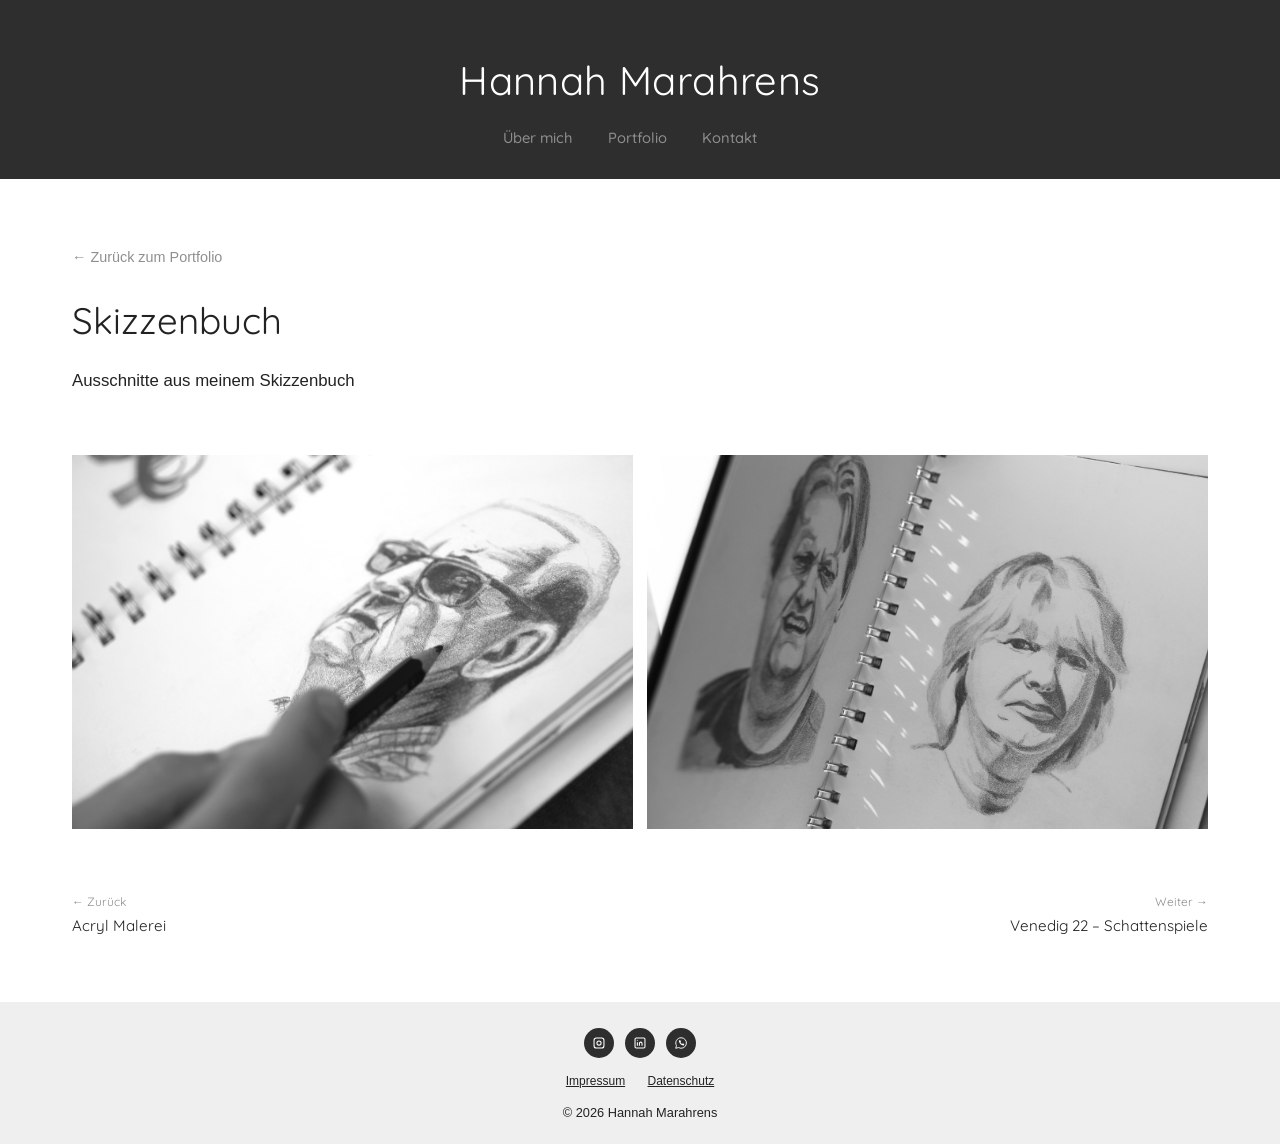
<file: skizzen.html>
<!DOCTYPE html>
<html lang="de">
<head>
<meta name="robots" content="noindex, nofollow">
<meta charset="UTF-8">
<meta name="viewport" content="width=device-width, initial-scale=1.0">
<title>Skizzenbuch – Hannah Marahrens</title>
<link rel="preconnect" href="https://fonts.googleapis.com">
<link rel="preconnect" href="https://fonts.gstatic.com" crossorigin>
<link href="https://fonts.googleapis.com/css2?family=Quicksand:wght@400;500;600;700&display=swap" rel="stylesheet">
<link rel="stylesheet" href="style.css">
</head>
<body>

<header class="hero" id="start">
  <div class="wrap">
    <h1><a href="index.html">Hannah Marahrens</a></h1>
    <nav class="main-nav">
      <a href="index.html#about">Über mich</a>
      <a href="index.html#portfolio">Portfolio</a>
      <a href="index.html#contact">Kontakt</a>
    </nav>
  </div>
</header>

<section class="project-intro">
  <a class="back-link" href="index.html#portfolio">← Zurück zum Portfolio</a>
  <h1>Skizzenbuch</h1>
  <p>Ausschnitte aus meinem Skizzenbuch</p>
</section>

<section class="project-gallery">
  <div class="pg-row cols-2">
    <img src="bilder/skizzen-1.jpg" alt="Zeichnung / Skizze 1">
    <img src="bilder/skizzen-2.jpg" alt="Zeichnung / Skizze 2">
  </div>
</section>

<section class="project-nav">
  <a class="prev" href="acryl.html">
    <span class="nav-label">← Zurück</span>
    Acryl Malerei
  </a>
  <a class="next" href="venedig.html">
    <span class="nav-label">Weiter →</span>
    Venedig 22 – Schattenspiele
  </a>
</section>

<footer>
  <div class="wrap">
    <div class="footer-social">
      <a href="https://www.instagram.com/hannah_marahrens/" target="_blank" rel="noopener noreferrer" aria-label="Instagram">
        <svg viewBox="0 0 24 24"><rect x="3.5" y="3.5" width="17" height="17" rx="4" fill="none" stroke="#ffffff" stroke-width="1.8"/><circle cx="12" cy="12" r="3.6" fill="none" stroke="#ffffff" stroke-width="1.8"/></svg>
      </a>
      <a href="https://www.linkedin.com/in/hannah-marahrens-787b59432/" target="_blank" rel="noopener noreferrer" aria-label="LinkedIn">
        <svg viewBox="0 0 24 24"><rect x="3.5" y="3.5" width="17" height="17" rx="2" fill="none" stroke="#ffffff" stroke-width="1.8"/><line x1="7.5" y1="10.5" x2="7.5" y2="16.5" stroke="#ffffff" stroke-width="1.8"/><circle cx="7.5" cy="7.3" r="0.9" fill="#ffffff"/><path d="M11 16.5v-4c0-1.2 1-2 2.3-2 1.3 0 2.2.8 2.2 2v4" fill="none" stroke="#ffffff" stroke-width="1.8"/></svg>
      </a>
      <a href="&#104;&#116;&#116;&#112;&#115;&#58;&#47;&#47;&#119;&#97;&#46;&#109;&#101;&#47;&#52;&#57;&#49;&#53;&#55;&#51;&#50;&#48;&#52;&#55;&#52;&#54;&#52;" target="_blank" rel="noopener noreferrer" aria-label="WhatsApp">
        <svg viewBox="0 0 24 24"><path d="M12 3a9 9 0 0 0-7.8 13.4L3 21l4.8-1.2A9 9 0 1 0 12 3z" fill="none" stroke="#ffffff" stroke-width="1.6"/><g transform="translate(7.3,6.3) scale(0.46)"><path d="M22 16.92v3a2 2 0 0 1-2.18 2 19.79 19.79 0 0 1-8.63-3.07 19.5 19.5 0 0 1-6-6 19.79 19.79 0 0 1-3.07-8.67A2 2 0 0 1 4.11 2h3a2 2 0 0 1 2 1.72c.127.96.361 1.903.7 2.81a2 2 0 0 1-.45 2.11L8.09 9.91a16 16 0 0 0 6 6l1.27-1.27a2 2 0 0 1 2.11-.45c.907.339 1.85.573 2.81.7A2 2 0 0 1 22 16.92z" fill="#ffffff" stroke="none"/></g></svg>
      </a>
    </div>
    <div class="footer-legal">
      <button onclick="openModal('impressumModal')">Impressum</button>
      <button onclick="openModal('datenschutzModal')">Datenschutz</button>
    </div>
    <p class="footer-copy">© 2026 Hannah Marahrens</p>
  </div>
</footer>

<div id="impressumModal" class="modal">
  <div class="modal-content">
    <button class="modal-close" onclick="closeModal('impressumModal')">&times;</button>
    <h2>Impressum</h2>
    <p><strong>Angaben gemäß § 5 DDG</strong></p>
    <p>Hannah Marahrens<br>c/o Impressumservice Dein-Impressum<br>Stettiner Str. 41<br>35410 Hungen</p>
    <h3>Kontakt</h3>
    <p>E-Mail: hannah_marahrens@gmx.de</p>
    <h3>Umsatzsteuer</h3>
    <p>Gemäß § 19 UStG wird keine Umsatzsteuer ausgewiesen (Kleinunternehmerregelung).</p>
    <h3>Verantwortlich für den Inhalt nach § 18 Abs. 2 MStV</h3>
    <p>Hannah Marahrens<br>c/o Impressumservice Dein-Impressum<br>Stettiner Str. 41<br>35410 Hungen</p>
    <h3>Haftung für Inhalte</h3>
    <p>Als Diensteanbieterin bin ich gemäß § 7 Abs. 1 DDG für eigene Inhalte auf diesen Seiten nach den allgemeinen Gesetzen verantwortlich. Gemäß §§ 8 bis 10 DDG bin ich als Diensteanbieterin jedoch nicht verpflichtet, übermittelte oder gespeicherte fremde Informationen zu überwachen.</p>
    <h3>Haftung für Links</h3>
    <p>Dieses Angebot enthält Links zu externen Webseiten Dritter (z. B. Instagram, LinkedIn), auf deren Inhalte ich keinen Einfluss habe. Für diese fremden Inhalte trägt stets der jeweilige Anbieter die Verantwortung.</p>
    <h3>Urheberrecht</h3>
    <p>Die durch mich erstellten Inhalte und Werke auf diesen Seiten (Texte, Fotos, Designs) unterliegen dem deutschen Urheberrecht. Eine Vervielfältigung, Bearbeitung oder Verbreitung außerhalb der Grenzen des Urheberrechts bedarf meiner schriftlichen Zustimmung.</p>
  </div>
</div>

<div id="datenschutzModal" class="modal">
  <div class="modal-content">
    <button class="modal-close" onclick="closeModal('datenschutzModal')">&times;</button>
    <h2>Datenschutzerklärung</h2>
    <h3>1. Datenschutz auf einen Blick</h3>
    <p>Die folgenden Hinweise geben einen einfachen Überblick darüber, was mit deinen personenbezogenen Daten passiert, wenn du diese Website besuchst. Personenbezogene Daten sind alle Daten, mit denen du persönlich identifiziert werden kannst.</p>
    <h3>2. Verantwortliche Stelle</h3>
    <p>Hannah Marahrens<br>c/o Impressumservice Dein-Impressum<br>Stettiner Str. 41<br>35410 Hungen<br>E-Mail: hannah_marahrens@gmx.de</p>
    <h3>3. Hosting (GitHub Pages)</h3>
    <p>Diese Website wird über <strong>GitHub Pages</strong> gehostet. Anbieter ist die GitHub Inc., 88 Colin P. Kelly Jr. Street, San Francisco, CA 94107, USA. Beim Aufruf dieser Website verarbeitet GitHub technically notwendige Verbindungsdaten, insbesondere deine IP-Adresse, Datum und Uhrzeit des Zugriffs sowie Browser- und Geräteinformationen, in Server-Logfiles. Die Verwendung erfolgt im Interesse einer sicheren, schnellen und effizienten Bereitstellung des Online-Angebots (Art. 6 Abs. 1 lit. f DSGVO). Dabei kann es zu einer Übermittlung von Daten in die USA kommen; diese erfolgt auf Grundlage geeigneter Garantien nach Art. 44 ff. DSGVO. Weitere Informationen: <a href="https://docs.github.com/de/site-policy/privacy-policies/github-general-privacy-statement" target="_blank" rel="noopener noreferrer" style="text-decoration:underline;">GitHub-Datenschutzerklärung</a>.</p>
    <h3>4. Allgemeine Datenerfassung auf der Website</h3>
    <p><strong>E-Mail-Kontakt:</strong> Wenn du per E-Mail Kontakt aufnimmst, wird deine Anfrage inklusive aller daraus hervorgehenden personenbezogenen Daten (Name, Anfrage) zum Zwecke der Bearbeitung gespeichert und verarbeitet (Art. 6 Abs. 1 lit. f DSGVO). Diese Daten werden nicht ohne deine Einwilligung weitergegeben.</p>
    <h3>5. Schriftarten (Google Fonts)</h3>
    <p>Zur einheitlichen Darstellung der Schriftart „Quicksand“ lädt diese Website Schriften von Google Fonts, einem Dienst der Google Ireland Limited, Gordon House, Barrow Street, Dublin 4, Irland. Dabei stellt dein Browser eine Verbindung zu Servern von Google her; dadurch erhält Google Kenntnis davon, dass diese Website mit deiner IP-Adresse aufgerufen wurde. Rechtsgrundlage ist Art. 6 Abs. 1 lit. f DSGVO (Interesse an einer ansprechenden Darstellung des Online-Angebots). Weitere Informationen: <a href="https://policies.google.com/privacy" target="_blank" rel="noopener noreferrer" style="text-decoration:underline;">policies.google.com/privacy</a>.</p>
    <h3>6. Plugins und Social Media</h3>
    <p>Auf dieser Website sind keine aktiven Social-Media-Plugins eingebunden, die automatisch Daten übertragen. Es handelt sich lediglich um einfache externe Links zu Instagram, LinkedIn und WhatsApp. Beim Anklicken verlässt du diese Website, und es gelten die Datenschutzbestimmungen des jeweiligen Anbieters.</p>
    <h3>7. Deine Rechte als betroffene Person</h3>
    <p>Du hast jederzeit das Recht auf unentgeltliche Auskunft über deine gespeicherten personenbezogenen Daten, deren Herkunft und Empfänger sowie den Zweck der Datenverarbeitung, sowie ein Recht auf Berichtigung oder Löschung dieser Daten. Wende dich dazu an die oben im Impressum angegebene E-Mail-Adresse.</p>
  </div>
</div>

<a href="#start" class="scroll-top-btn" id="scrollTopBtn">&uarr;</a>

<script>
  function openModal(id) { document.getElementById(id).classList.add('active'); }
  function closeModal(id) { document.getElementById(id).classList.remove('active'); }
  window.onclick = function(e) {
    if (e.target.classList.contains('modal')) e.target.classList.remove('active');
  };
  const scrollTopBtn = document.getElementById('scrollTopBtn');
  window.addEventListener('scroll', () => {
    if (window.scrollY > 400) scrollTopBtn.classList.add('visible');
    else scrollTopBtn.classList.remove('visible');
  });
</script>

</body>
</html>
</file>
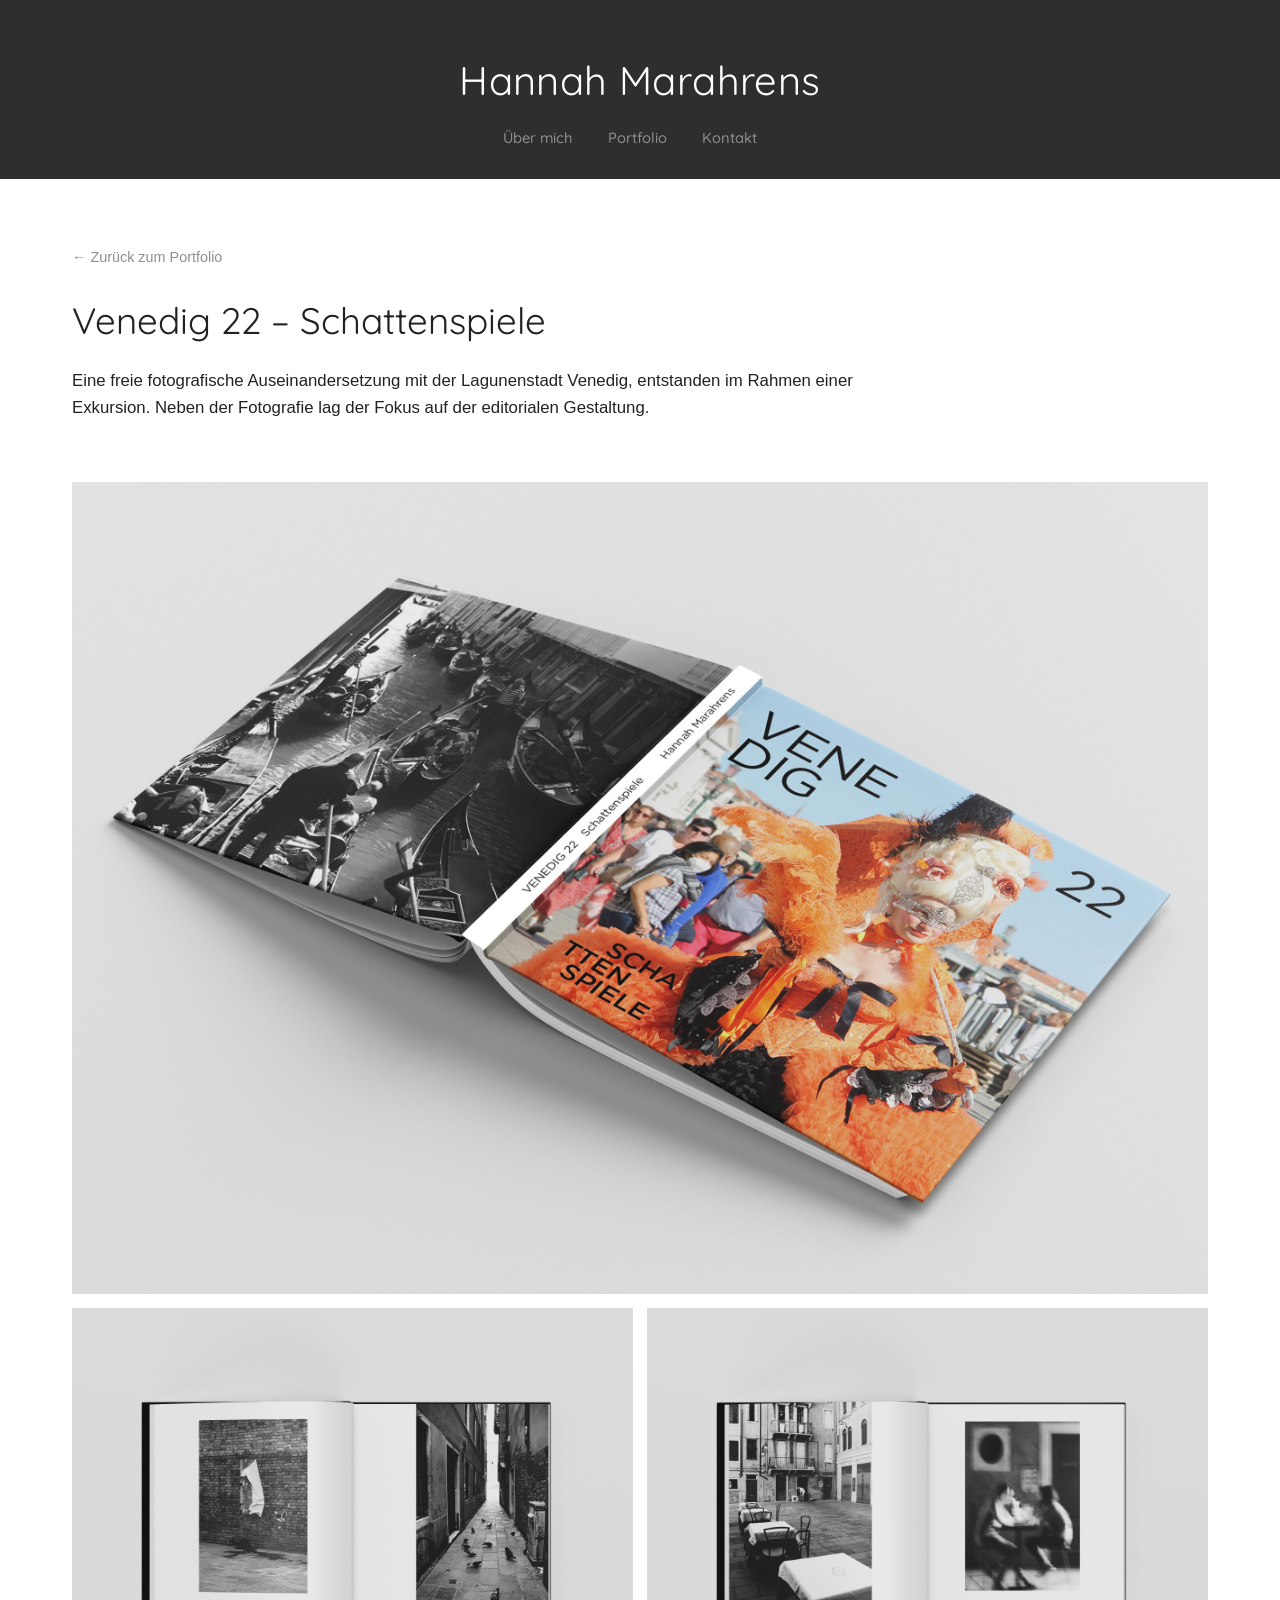
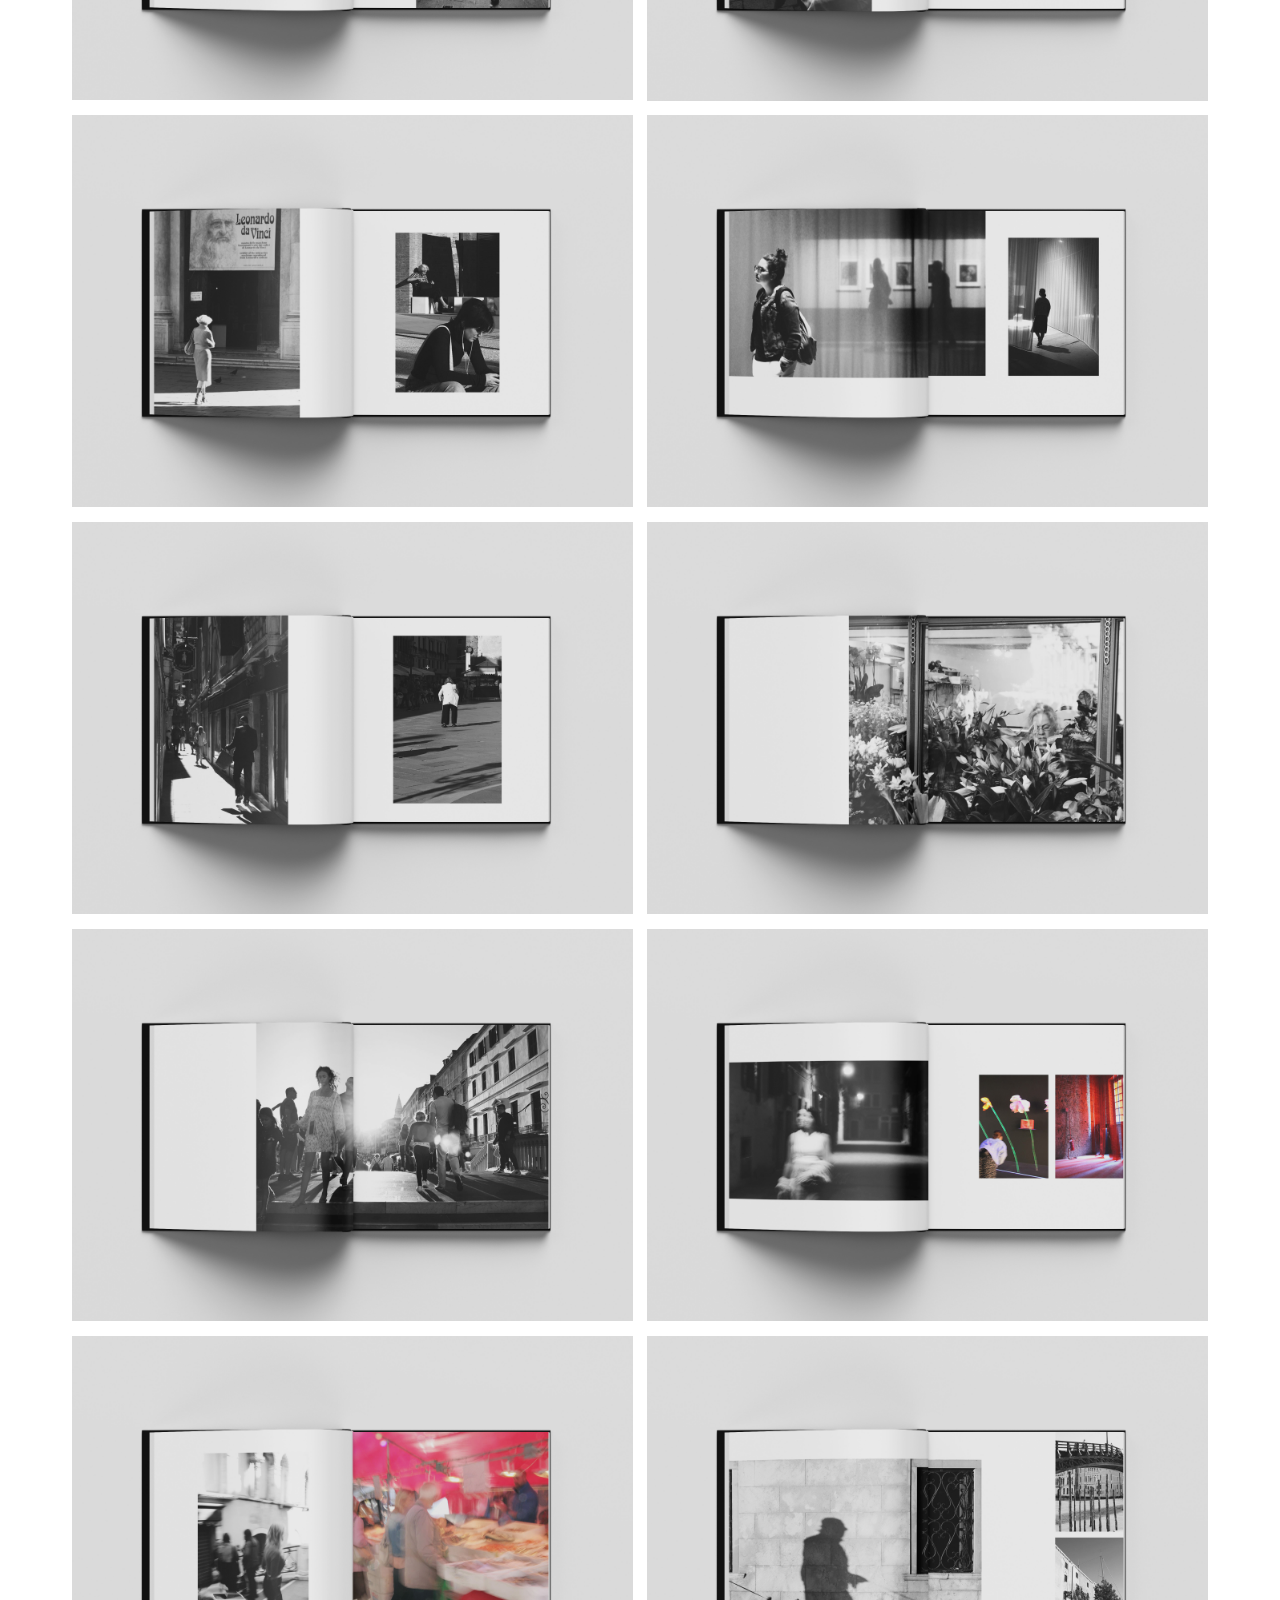
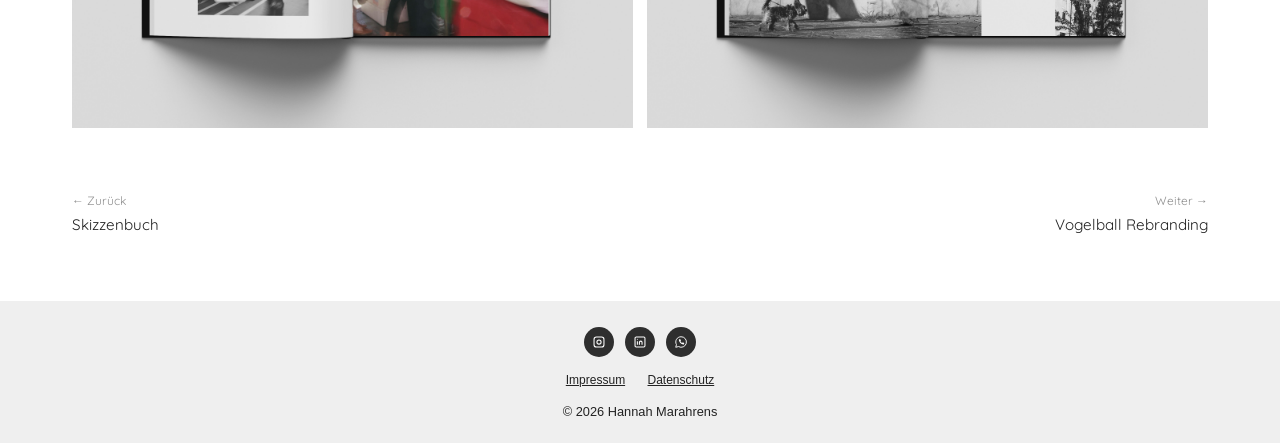
<file: venedig.html>
<!DOCTYPE html>
<html lang="de">
<head>
<meta name="robots" content="noindex, nofollow">
<meta charset="UTF-8">
<meta name="viewport" content="width=device-width, initial-scale=1.0">
<title>Venedig 22 – Schattenspiele – Hannah Marahrens</title>
<link rel="preconnect" href="https://fonts.googleapis.com">
<link rel="preconnect" href="https://fonts.gstatic.com" crossorigin>
<link href="https://fonts.googleapis.com/css2?family=Quicksand:wght@400;500;600;700&display=swap" rel="stylesheet">
<link rel="stylesheet" href="style.css">
</head>
<body>

<header class="hero" id="start">
  <div class="wrap">
    <h1><a href="index.html">Hannah Marahrens</a></h1>
    <nav class="main-nav">
      <a href="index.html#about">Über mich</a>
      <a href="index.html#portfolio">Portfolio</a>
      <a href="index.html#contact">Kontakt</a>
    </nav>
  </div>
</header>

<section class="project-intro">
  <a class="back-link" href="index.html#portfolio">← Zurück zum Portfolio</a>
  <h1>Venedig 22 – Schattenspiele</h1>
  <p>Eine freie fotografische Auseinandersetzung mit der Lagunenstadt Venedig, entstanden im Rahmen einer Exkursion. Neben der Fotografie lag der Fokus auf der editorialen Gestaltung.</p>
</section>

<section class="project-gallery">
  <div class="pg-row cols-1">
    <img src="bilder/venedig-1.jpg" alt="Venedig 22 – Foto 1">
  </div>
  <div class="pg-row cols-2">
    <img src="bilder/venedig-2.jpg" alt="Venedig 22 – Foto 2">
    <img src="bilder/venedig-3.jpg" alt="Venedig 22 – Foto 3">
  </div>
  <div class="pg-row cols-2">
    <img src="bilder/venedig-4.jpg" alt="Venedig 22 – Foto 4">
    <img src="bilder/venedig-5.jpg" alt="Venedig 22 – Foto 5">
  </div>
  <div class="pg-row cols-2">
    <img src="bilder/venedig-6.jpg" alt="Venedig 22 – Foto 6">
    <img src="bilder/venedig-7.jpg" alt="Venedig 22 – Foto 7">
  </div>
  <div class="pg-row cols-2">
    <img src="bilder/venedig-8.jpg" alt="Venedig 22 – Foto 8">
    <img src="bilder/venedig-9.jpg" alt="Venedig 22 – Foto 9">
  </div>
  <div class="pg-row cols-2">
    <img src="bilder/venedig-10.jpg" alt="Venedig 22 – Foto 10">
    <img src="bilder/venedig-11.jpg" alt="Venedig 22 – Foto 11">
  </div>
</section>

<section class="project-nav">
  <a class="prev" href="skizzen.html">
    <span class="nav-label">← Zurück</span>
    Skizzenbuch
  </a>
  <a class="next" href="vogelball.html">
    <span class="nav-label">Weiter →</span>
    Vogelball Rebranding
  </a>
</section>

<footer>
  <div class="wrap">
    <div class="footer-social">
      <a href="https://www.instagram.com/hannah_marahrens/" target="_blank" rel="noopener noreferrer" aria-label="Instagram">
        <svg viewBox="0 0 24 24"><rect x="3.5" y="3.5" width="17" height="17" rx="4" fill="none" stroke="#ffffff" stroke-width="1.8"/><circle cx="12" cy="12" r="3.6" fill="none" stroke="#ffffff" stroke-width="1.8"/></svg>
      </a>
      <a href="https://www.linkedin.com/in/hannah-marahrens-787b59432/" target="_blank" rel="noopener noreferrer" aria-label="LinkedIn">
        <svg viewBox="0 0 24 24"><rect x="3.5" y="3.5" width="17" height="17" rx="2" fill="none" stroke="#ffffff" stroke-width="1.8"/><line x1="7.5" y1="10.5" x2="7.5" y2="16.5" stroke="#ffffff" stroke-width="1.8"/><circle cx="7.5" cy="7.3" r="0.9" fill="#ffffff"/><path d="M11 16.5v-4c0-1.2 1-2 2.3-2 1.3 0 2.2.8 2.2 2v4" fill="none" stroke="#ffffff" stroke-width="1.8"/></svg>
      </a>
      <a href="&#104;&#116;&#116;&#112;&#115;&#58;&#47;&#47;&#119;&#97;&#46;&#109;&#101;&#47;&#52;&#57;&#49;&#53;&#55;&#51;&#50;&#48;&#52;&#55;&#52;&#54;&#52;" target="_blank" rel="noopener noreferrer" aria-label="WhatsApp">
        <svg viewBox="0 0 24 24"><path d="M12 3a9 9 0 0 0-7.8 13.4L3 21l4.8-1.2A9 9 0 1 0 12 3z" fill="none" stroke="#ffffff" stroke-width="1.6"/><g transform="translate(7.3,6.3) scale(0.46)"><path d="M22 16.92v3a2 2 0 0 1-2.18 2 19.79 19.79 0 0 1-8.63-3.07 19.5 19.5 0 0 1-6-6 19.79 19.79 0 0 1-3.07-8.67A2 2 0 0 1 4.11 2h3a2 2 0 0 1 2 1.72c.127.96.361 1.903.7 2.81a2 2 0 0 1-.45 2.11L8.09 9.91a16 16 0 0 0 6 6l1.27-1.27a2 2 0 0 1 2.11-.45c.907.339 1.85.573 2.81.7A2 2 0 0 1 22 16.92z" fill="#ffffff" stroke="none"/></g></svg>
      </a>
    </div>
    <div class="footer-legal">
      <button onclick="openModal('impressumModal')">Impressum</button>
      <button onclick="openModal('datenschutzModal')">Datenschutz</button>
    </div>
    <p class="footer-copy">© 2026 Hannah Marahrens</p>
  </div>
</footer>

<div id="impressumModal" class="modal">
  <div class="modal-content">
    <button class="modal-close" onclick="closeModal('impressumModal')">&times;</button>
    <h2>Impressum</h2>
    <p><strong>Angaben gemäß § 5 DDG</strong></p>
    <p>Hannah Marahrens<br>c/o Impressumservice Dein-Impressum<br>Stettiner Str. 41<br>35410 Hungen</p>
    <h3>Kontakt</h3>
    <p>E-Mail: hannah_marahrens@gmx.de</p>
    <h3>Umsatzsteuer</h3>
    <p>Gemäß § 19 UStG wird keine Umsatzsteuer ausgewiesen (Kleinunternehmerregelung).</p>
    <h3>Verantwortlich für den Inhalt nach § 18 Abs. 2 MStV</h3>
    <p>Hannah Marahrens<br>c/o Impressumservice Dein-Impressum<br>Stettiner Str. 41<br>35410 Hungen</p>
    <h3>Haftung für Inhalte</h3>
    <p>Als Diensteanbieterin bin ich gemäß § 7 Abs. 1 DDG für eigene Inhalte auf diesen Seiten nach den allgemeinen Gesetzen verantwortlich. Gemäß §§ 8 bis 10 DDG bin ich als Diensteanbieterin jedoch nicht verpflichtet, übermittelte oder gespeicherte fremde Informationen zu überwachen.</p>
    <h3>Haftung für Links</h3>
    <p>Dieses Angebot enthält Links zu externen Webseiten Dritter (z. B. Instagram, LinkedIn), auf deren Inhalte ich keinen Einfluss habe. Für diese fremden Inhalte trägt stets der jeweilige Anbieter die Verantwortung.</p>
    <h3>Urheberrecht</h3>
    <p>Die durch mich erstellten Inhalte und Werke auf diesen Seiten (Texte, Fotos, Designs) unterliegen dem deutschen Urheberrecht. Eine Vervielfältigung, Bearbeitung oder Verbreitung außerhalb der Grenzen des Urheberrechts bedarf meiner schriftlichen Zustimmung.</p>
  </div>
</div>

<div id="datenschutzModal" class="modal">
  <div class="modal-content">
    <button class="modal-close" onclick="closeModal('datenschutzModal')">&times;</button>
    <h2>Datenschutzerklärung</h2>
    <h3>1. Datenschutz auf einen Blick</h3>
    <p>Die folgenden Hinweise geben einen einfachen Überblick darüber, was mit deinen personenbezogenen Daten passiert, wenn du diese Website besuchst. Personenbezogene Daten sind alle Daten, mit denen du persönlich identifiziert werden kannst.</p>
    <h3>2. Verantwortliche Stelle</h3>
    <p>Hannah Marahrens<br>c/o Impressumservice Dein-Impressum<br>Stettiner Str. 41<br>35410 Hungen<br>E-Mail: hannah_marahrens@gmx.de</p>
    <h3>3. Hosting (GitHub Pages)</h3>
    <p>Diese Website wird über <strong>GitHub Pages</strong> gehostet. Anbieter ist die GitHub Inc., 88 Colin P. Kelly Jr. Street, San Francisco, CA 94107, USA. Beim Aufruf dieser Website verarbeitet GitHub technisch notwendige Verbindungsdaten, insbesondere deine IP-Adresse, Datum und Uhrzeit des Zugriffs sowie Browser- und Geräteinformationen, in Server-Logfiles. Die Verwendung erfolgt im Interesse einer sicheren, schnellen und effizienten Bereitstellung des Online-Angebots (Art. 6 Abs. 1 lit. f DSGVO). Dabei kann it zu einer Übermittlung von Daten in die USA kommen; diese erfolgt auf Grundlage geeigneter Garantien nach Art. 44 ff. DSGVO. Weitere Informationen: <a href="https://docs.github.com/de/site-policy/privacy-policies/github-general-privacy-statement" target="_blank" rel="noopener noreferrer" style="text-decoration:underline;">GitHub-Datenschutzerklärung</a>.</p>
    <h3>4. Allgemeine Datenerfassung auf der Website</h3>
    <p><strong>E-Mail-Kontakt:</strong> Wenn du per E-Mail Kontakt aufnimmst, wird deine Anfrage inklusive aller daraus hervorgehenden personenbezogenen Daten (Name, Anfrage) zum Zwecke der Bearbeitung gespeichert und verarbeitet (Art. 6 Abs. 1 lit. f DSGVO). Diese Daten werden nicht ohne deine Einwilligung weitergegeben.</p>
    <h3>5. Schriftarten (Google Fonts)</h3>
    <p>Zur einheitlichen Darstellung der Schriftart „Quicksand“ lädt diese Website Schriften von Google Fonts, einem Dienst der Google Ireland Limited, Gordon House, Barrow Street, Dublin 4, Irland. Dabei stellt dein Browser eine Verbindung zu Servern von Google her; dadurch erhält Google Kenntnis davon, dass diese Website mit deiner IP-Adresse aufgerufen wurde. Rechtsgrundlage ist Art. 6 Abs. 1 lit. f DSGVO (Interesse an einer ansprechenden Darstellung des Online-Angebots). Weitere Informationen: <a href="https://policies.google.com/privacy" target="_blank" rel="noopener noreferrer" style="text-decoration:underline;">policies.google.com/privacy</a>.</p>
    <h3>6. Plugins und Social Media</h3>
    <p>Auf dieser Website sind keine aktiven Social-Media-Plugins eingebunden, die automatisch Daten übertragen. Es handelt sich lediglich um einfache externe Links zu Instagram, LinkedIn und WhatsApp. Beim Anklicken verlässt du diese Website, und es gelten die Datenschutzbestimmungen des jeweiligen Anbieters.</p>
    <h3>7. Deine Rechte als betroffene Person</h3>
    <p>Du hast jederzeit das Recht auf unentgeltliche Auskunft über deine gespeicherten personenbezogenen Daten, deren Herkunft und Empfänger sowie den Zweck der Datenverarbeitung, sowie ein Recht auf Berichtigung oder Löschung dieser Daten. Wende dich dazu an die oben im Impressum angegebene E-Mail-Adresse.</p>
  </div>
</div>

<a href="#start" class="scroll-top-btn" id="scrollTopBtn">&uarr;</a>

<script>
  function openModal(id) { document.getElementById(id).classList.add('active'); }
  function closeModal(id) { document.getElementById(id).classList.remove('active'); }
  window.onclick = function(e) {
    if (e.target.classList.contains('modal')) e.target.classList.remove('active');
  };
  const scrollTopBtn = document.getElementById('scrollTopBtn');
  window.addEventListener('scroll', () => {
    if (window.scrollY > 400) scrollTopBtn.classList.add('visible');
    else scrollTopBtn.classList.remove('visible');
  });
</script>

</body>
</html>
</file>
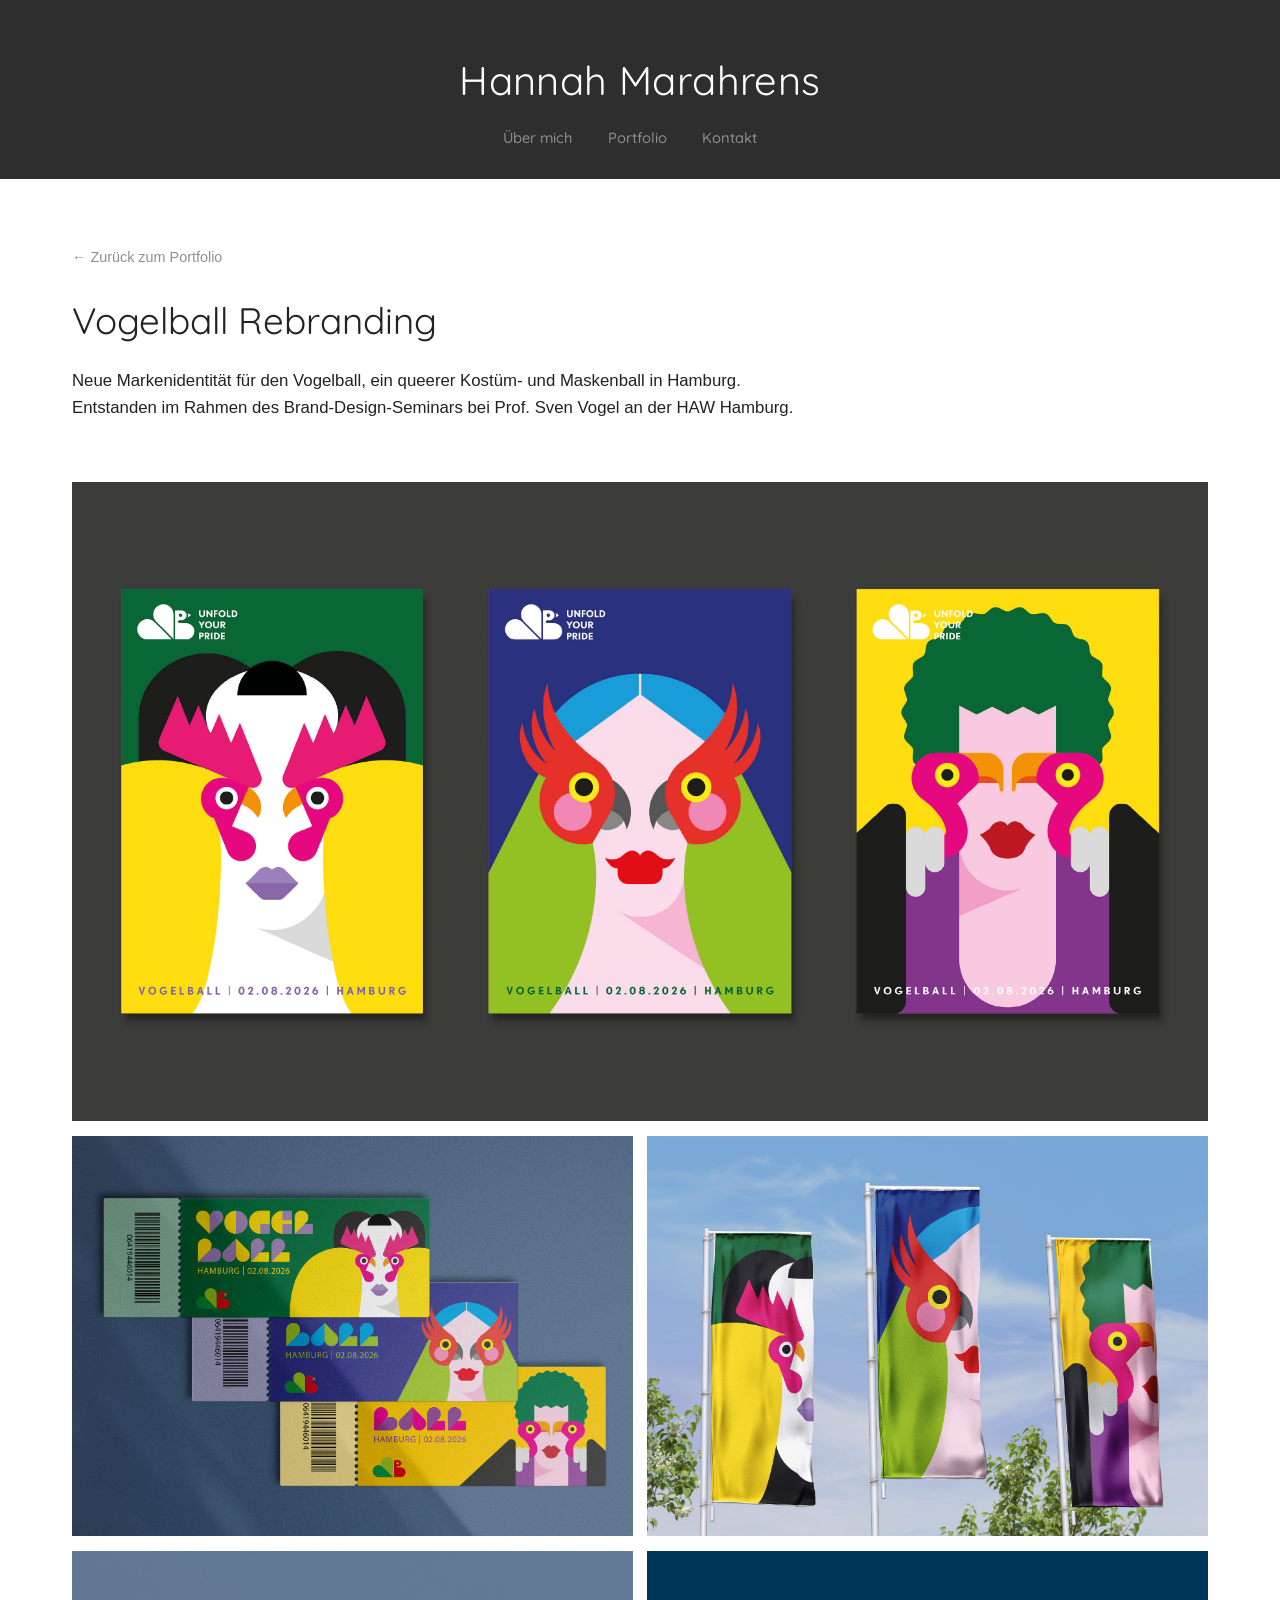
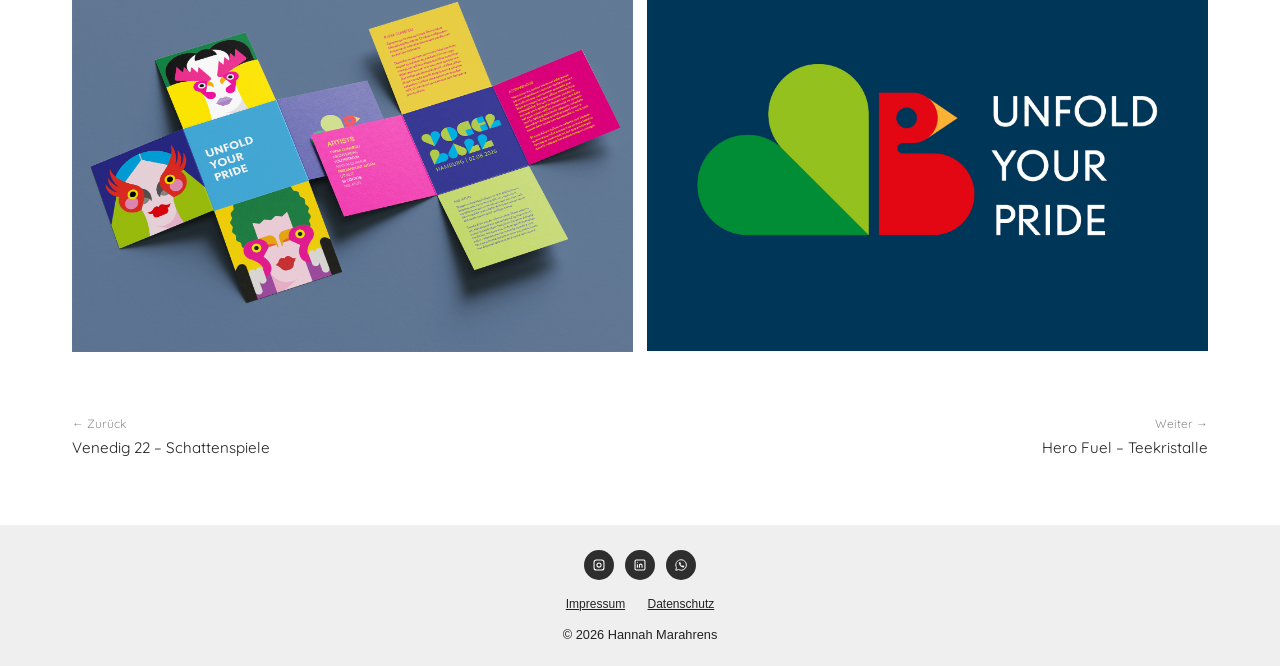
<file: vogelball.html>
<!DOCTYPE html>
<html lang="de">
<head>
<meta name="robots" content="noindex, nofollow">
<meta charset="UTF-8">
<meta name="viewport" content="width=device-width, initial-scale=1.0">
<title>Vogelball Rebranding – Hannah Marahrens</title>
<link rel="preconnect" href="https://fonts.googleapis.com">
<link rel="preconnect" href="https://fonts.gstatic.com" crossorigin>
<link href="https://fonts.googleapis.com/css2?family=Quicksand:wght@400;500;600;700&display=swap" rel="stylesheet">
<link rel="stylesheet" href="style.css">
</head>
<body>

<header class="hero" id="start">
  <div class="wrap">
    <h1><a href="index.html">Hannah Marahrens</a></h1>
    <nav class="main-nav">
      <a href="index.html#about">Über mich</a>
      <a href="index.html#portfolio">Portfolio</a>
      <a href="index.html#contact">Kontakt</a>
    </nav>
  </div>
</header>

<section class="project-intro">
  <a class="back-link" href="index.html#portfolio">← Zurück zum Portfolio</a>
  <h1>Vogelball Rebranding</h1>
  <p>Neue Markenidentität für den Vogelball, ein queerer Kostüm- und Maskenball in Hamburg.<br>
  Entstanden im Rahmen des Brand-Design-Seminars bei Prof. Sven Vogel an der HAW Hamburg.</p>
</section>

<section class="project-gallery">
  <div class="pg-row cols-1">
    <img src="bilder/vogelball-1.jpg" alt="Vogelball Übersicht / Hauptmotiv">
  </div>
  <div class="pg-row cols-2">
    <img src="bilder/vogelball-2.jpg" alt="Vogelball Ticket-Mockup">
    <img src="bilder/vogelball-3.jpg" alt="Vogelball Fahnen-Mockup">
  </div>
  <div class="pg-row cols-2">
    <img src="bilder/vogelball-4.jpg" alt="Vogelball Poster Detail">
    <img src="bilder/vogelball-5.jpg" alt="Vogelball Logo">

  </div>
</section>

<section class="project-nav">
  <a class="prev" href="venedig.html">
    <span class="nav-label">← Zurück</span>
    Venedig 22 – Schattenspiele
  </a>
  <a class="next" href="hero-fuel.html">
    <span class="nav-label">Weiter →</span>
    Hero Fuel – Teekristalle
  </a>
</section>

<footer>
  <div class="wrap">
    <div class="footer-social">
      <a href="https://www.instagram.com/hannah_marahrens/" target="_blank" rel="noopener noreferrer" aria-label="Instagram">
        <svg viewBox="0 0 24 24"><rect x="3.5" y="3.5" width="17" height="17" rx="4" fill="none" stroke="#ffffff" stroke-width="1.8"/><circle cx="12" cy="12" r="3.6" fill="none" stroke="#ffffff" stroke-width="1.8"/></svg>
      </a>
      <a href="https://www.linkedin.com/in/hannah-marahrens-787b59432/" target="_blank" rel="noopener noreferrer" aria-label="LinkedIn">
        <svg viewBox="0 0 24 24"><rect x="3.5" y="3.5" width="17" height="17" rx="2" fill="none" stroke="#ffffff" stroke-width="1.8"/><line x1="7.5" y1="10.5" x2="7.5" y2="16.5" stroke="#ffffff" stroke-width="1.8"/><circle cx="7.5" cy="7.3" r="0.9" fill="#ffffff"/><path d="M11 16.5v-4c0-1.2 1-2 2.3-2 1.3 0 2.2.8 2.2 2v4" fill="none" stroke="#ffffff" stroke-width="1.8"/></svg>
      </a>
      <a href="&#104;&#116;&#116;&#112;&#115;&#58;&#47;&#47;&#119;&#97;&#46;&#109;&#101;&#47;&#52;&#57;&#49;&#53;&#55;&#51;&#50;&#48;&#52;&#55;&#52;&#54;&#52;" target="_blank" rel="noopener noreferrer" aria-label="WhatsApp">
        <svg viewBox="0 0 24 24"><path d="M12 3a9 9 0 0 0-7.8 13.4L3 21l4.8-1.2A9 9 0 1 0 12 3z" fill="none" stroke="#ffffff" stroke-width="1.6"/><g transform="translate(7.3,6.3) scale(0.46)"><path d="M22 16.92v3a2 2 0 0 1-2.18 2 19.79 19.79 0 0 1-8.63-3.07 19.5 19.5 0 0 1-6-6 19.79 19.79 0 0 1-3.07-8.67A2 2 0 0 1 4.11 2h3a2 2 0 0 1 2 1.72c.127.96.361 1.903.7 2.81a2 2 0 0 1-.45 2.11L8.09 9.91a16 16 0 0 0 6 6l1.27-1.27a2 2 0 0 1 2.11-.45c.907.339 1.85.573 2.81.7A2 2 0 0 1 22 16.92z" fill="#ffffff" stroke="none"/></g></svg>
      </a>
    </div>
    <div class="footer-legal">
      <button onclick="openModal('impressumModal')">Impressum</button>
      <button onclick="openModal('datenschutzModal')">Datenschutz</button>
    </div>
    <p class="footer-copy">© 2026 Hannah Marahrens</p>
  </div>
</footer>

<div id="impressumModal" class="modal">
  <div class="modal-content">
    <button class="modal-close" onclick="closeModal('impressumModal')">&times;</button>
    <h2>Impressum</h2>
    <p><strong>Angaben gemäß § 5 DDG</strong></p>
    <p>Hannah Marahrens<br>c/o Impressumservice Dein-Impressum<br>Stettiner Str. 41<br>35410 Hungen</p>
    <h3>Kontakt</h3>
    <p>E-Mail: hannah_marahrens@gmx.de</p>
    <h3>Umsatzsteuer</h3>
    <p>Gemäß § 19 UStG wird keine Umsatzsteuer ausgewiesen (Kleinunternehmerregelung).</p>
    <h3>Verantwortlich für den Inhalt nach § 18 Abs. 2 MStV</h3>
    <p>Hannah Marahrens<br>c/o Impressumservice Dein-Impressum<br>Stettiner Str. 41<br>35410 Hungen</p>
    <h3>Haftung für Inhalte</h3>
    <p>Als Diensteanbieterin bin ich gemäß § 7 Abs. 1 DDG für eigene Inhalte auf diesen Seiten nach den allgemeinen Gesetzen verantwortlich. Gemäß §§ 8 bis 10 DDG bin ich als Diensteanbieterin jedoch nicht verpflichtet, übermittelte oder gespeicherte fremde Informationen zu überwachen.</p>
    <h3>Haftung für Links</h3>
    <p>Dieses Angebot enthält Links zu externen Webseiten Dritter (z. B. Instagram, LinkedIn), auf deren Inhalte ich keinen Einfluss habe. Für diese fremden Inhalte trägt stets der jeweilige Anbieter die Verantwortung.</p>
    <h3>Urheberrecht</h3>
    <p>Die durch mich erstellten Inhalte und Werke auf diesen Seiten (Texte, Fotos, Designs) unterliegen dem deutschen Urheberrecht. Eine Vervielfältigung, Bearbeitung oder Verbreitung außerhalb der Grenzen des Urheberrechts bedarf meiner schriftlichen Zustimmung.</p>
  </div>
</div>

<div id="datenschutzModal" class="modal">
  <div class="modal-content">
    <button class="modal-close" onclick="closeModal('datenschutzModal')">&times;</button>
    <h2>Datenschutzerklärung</h2>
    <h3>1. Datenschutz auf einen Blick</h3>
    <p>Die folgenden Hinweise geben einen einfachen Überblick darüber, was mit deinen personenbezogenen Daten passiert, wenn du diese Website besuchst. Personenbezogene Daten sind alle Daten, mit denen du persönlich identifiziert werden kannst.</p>
    <h3>2. Verantwortliche Stelle</h3>
    <p>Hannah Marahrens<br>c/o Impressumservice Dein-Impressum<br>Stettiner Str. 41<br>35410 Hungen<br>E-Mail: hannah_marahrens@gmx.de</p>
    <h3>3. Hosting (GitHub Pages)</h3>
    <p>Diese Website wird über <strong>GitHub Pages</strong> gehostet. Anbieter ist die GitHub Inc., 88 Colin P. Kelly Jr. Street, San Francisco, CA 94107, USA. Beim Aufruf dieser Website verarbeitet GitHub technisch notwendige Verbindungsdaten, insbesondere deine IP-Adresse, Datum und Uhrzeit des Zugriffs sowie Browser- und Geräteinformationen, in Server-Logfiles. Die Verwendung erfolgt im Interesse einer sicheren, schnellen und effizienten Bereitstellung des Online-Angebots (Art. 6 Abs. 1 lit. f DSGVO). Dabei kann es zu einer Übermittlung von Daten in die USA kommen; diese erfolgt auf Grundlage geeigneter Garantien nach Art. 44 ff. DSGVO. Weitere Informationen: <a href="https://docs.github.com/de/site-policy/privacy-policies/github-general-privacy-statement" target="_blank" rel="noopener noreferrer" style="text-decoration:underline;">GitHub-Datenschutzerklärung</a>.</p>
    <h3>4. Allgemeine Datenerfassung auf der Website</h3>
    <p><strong>E-Mail-Kontakt:</strong> Wenn du per E-Mail Kontakt aufnimmst, wird deine Anfrage inklusive aller daraus hervorgehenden personenbezogenen Daten (Name, Anfrage) zum Zwecke der Bearbeitung gespeichert und verarbeitet (Art. 6 Abs. 1 lit. f DSGVO). Diese Daten werden nicht ohne deine Einwilligung weitergegeben.</p>
    <h3>5. Schriftarten (Google Fonts)</h3>
    <p>Zur einheitlichen Darstellung der Schriftart „Quicksand“ lädt diese Website Schriften von Google Fonts, einem Dienst der Google Ireland Limited, Gordon House, Barrow Street, Dublin 4, Irland. Dabei stellt dein Browser eine Verbindung zu Servern von Google her; dadurch erhält Google Kenntnis davon, dass diese Website mit deiner IP-Adresse aufgerufen wurde. Rechtsgrundlage ist Art. 6 Abs. 1 lit. f DSGVO (Interesse an einer ansprechenden Darstellung des Online-Angebots). Weitere Informationen: <a href="https://policies.google.com/privacy" target="_blank" rel="noopener noreferrer" style="text-decoration:underline;">policies.google.com/privacy</a>.</p>
    <h3>6. Plugins und Social Media</h3>
    <p>Auf dieser Website sind keine aktiven Social-Media-Plugins eingebunden, die automatisch Daten übertragen. Es handelt sich lediglich um einfache externe Links zu Instagram, LinkedIn und WhatsApp. Beim Anklicken verlässt du diese Website, und es gelten die Datenschutzbestimmungen des jeweiligen Anbieters.</p>
    <h3>7. Deine Rechte als betroffene Person</h3>
    <p>Du hast jederzeit das Recht auf unentgeltliche Auskunft über deine gespeicherten personenbezogenen Daten, deren Herkunft und Empfänger sowie den Zweck der Datenverarbeitung, sowie ein Recht auf Berichtigung oder Löschung dieser Daten. Wende dich dazu an die oben im Impressum angegebene E-Mail-Adresse.</p>
  </div>
</div>

<a href="#start" class="scroll-top-btn" id="scrollTopBtn">&uarr;</a>

<script>
  function openModal(id) { document.getElementById(id).classList.add('active'); }
  function closeModal(id) { document.getElementById(id).classList.remove('active'); }
  window.onclick = function(e) {
    if (e.target.classList.contains('modal')) e.target.classList.remove('active');
  };
  const scrollTopBtn = document.getElementById('scrollTopBtn');
  window.addEventListener('scroll', () => {
    if (window.scrollY > 400) scrollTopBtn.classList.add('visible');
    else scrollTopBtn.classList.remove('visible');
  });
</script>

</body>
</html>
</file>
<file: style.css>
:root {
  --dark: #2e2e2e;
  --ink: #222222;
  --muted: #8f8f8f;
  --pink: #FBE5E5;
  --footer-gray: #efefef;
  --tile-venedig: #d6d6d6;
  --tile-vogelball: #2b2b2b;
  --tile-herofuel: #8478b0;
  --tile-shape: #33443a;
  --tile-acryl: #e6e6e6;
  --tile-skizzen: #f2f2f2;
  --content-max: 1040px;
}
* { box-sizing: border-box; }
html { scroll-behavior: smooth; }
body {
  margin: 0;
  font-family: -apple-system, "Helvetica Neue", Arial, sans-serif;
  color: var(--ink);
  background: #ffffff;
  line-height: 1.6;
  font-size: 17px;
}
a { color: inherit; text-decoration: none; }
ul { list-style: none; margin: 0; padding: 0; }
img { display: block; max-width: 100%; }
h1, h2, h3 {
  font-family: "Quicksand", -apple-system, sans-serif;
  font-weight: 400;
  margin: 0;
}

.wrap {
  max-width: 1200px;
  margin: 0 auto;
  padding: 0 2rem;
}

/* ---------- HEADER / HERO ---------- */
header.hero {
  background: var(--dark);
  padding: 3rem 0 1.5rem;
  text-align: center;
}
header.hero h1 {
  color: #ffffff;
  font-size: clamp(1.8rem, 3.4vw, 2.5rem);
  font-weight: 400;
  letter-spacing: 0.01em;
  margin-bottom: 0.9rem;
}
header.hero h1 a { color: #ffffff; }
nav.main-nav {
  display: flex;
  justify-content: center;
  gap: 2.2rem;
  transform: translateX(-10px);
}
nav.main-nav a {
  font-family: "Quicksand", sans-serif;
  font-size: 0.92rem;
  color: var(--muted);
  font-weight: 500;
  padding-bottom: 0.3rem;
  transition: color 0.2s ease;
}
nav.main-nav a:hover { color: #ffffff; }
nav.main-nav a.active { color: #ffffff; font-weight: 600; }

/* ---------- PORTFOLIO GRID ---------- */
.portfolio-section { padding: 6.5rem 0 2.5rem; }
.portfolio-grid {
  display: grid;
  grid-template-columns: 1fr 1fr;
  gap: 0.9rem;
  max-width: var(--content-max);
  margin: 0 auto;
}
.tile {
  position: relative;
  aspect-ratio: 16 / 11;
  overflow: hidden;
  display: flex;
  align-items: center;
  justify-content: center;
}
.tile img { width: 100%; height: 100%; object-fit: cover; }
.tile-venedig { background: var(--tile-venedig); }
.tile-herofuel { background: var(--tile-herofuel); }
.tile-shape { background: var(--tile-shape); }
.tile-acryl { background: var(--tile-acryl); }
.tile-skizzen { background: var(--tile-skizzen); }

.tile-vogelball { background: var(--tile-vogelball); }

.tile-overlay {
  position: absolute;
  inset: 0;
  background: rgba(0,0,0,0);
  display: flex;
  align-items: center;
  justify-content: center;
  transition: background 0.35s ease;
  pointer-events: none;
}
.tile-overlay span {
  font-family: "Quicksand", sans-serif;
  color: #ffffff;
  font-size: 1.4rem;
  font-weight: 500;
  opacity: 0;
  transform: translateY(6px);
  transition: opacity 0.35s ease, transform 0.35s ease;
  text-align: center;
  padding: 0 1rem;
}
.tile:hover .tile-overlay { background: rgba(0,0,0,0.55); }
.tile:hover .tile-overlay span { opacity: 1; transform: translateY(0); }

/* ---------- ABOUT ---------- */
.about-section { padding: 5.5rem 0 3rem; }
.about-split {
  display: flex;
  align-items: center;
  gap: 1.4rem;
  max-width: var(--content-max);
  margin: 0 auto;
  padding-bottom: 3rem;
}
.about-text { flex: 1 1 auto; }
.about-text h2 {
  font-size: 2.3rem;
  margin-bottom: 1.4rem;
}
.about-text p {
  font-size: 1.05rem;
  color: var(--ink);
  max-width: 480px;
  margin: 0 0 1.3rem;
}
.about-photo {
  flex: 0 0 300px;
  width: 300px;
  aspect-ratio: 15 / 27.5;
  overflow: hidden;
  background: transparent;
}
.about-photo img { width: 100%; height: 100%; object-fit: contain; }

/* ---------- SKILL BADGES ---------- */
.badges {
  display: flex;
  justify-content: center;
  gap: 1.8rem;
  padding: 3.5rem 0 3.5rem;
  flex-wrap: wrap;
}
.badge {
  width: 240px;
  height: 240px;
  border-radius: 50%;
  background: var(--dark);
  color: #ffffff;
  display: flex;
  flex-direction: column;
  align-items: center;
  justify-content: center;
  text-align: center;
  padding: 1.2rem;
}
.badge svg { width: 32px; height: 32px; margin-bottom: 0.7rem; }
.badge h3 {
  font-family: "Quicksand", sans-serif;
  font-size: 0.98rem;
  font-weight: 600;
  margin-bottom: 0.4rem;
}
.badge p {
  font-size: 0.85rem;
  color: #dcdcdc;
  margin: 0;
  white-space: nowrap;
}

/* ---------- CONTACT BAR ---------- */
.contact-bar {
  background: var(--pink);
  display: grid;
  grid-template-columns: repeat(4, 1fr);
}
.contact-col {
  display: flex;
  flex-direction: column;
  align-items: center;
  justify-content: center;
  gap: 0.6rem;
  text-align: center;
  padding: 2.2rem 1rem;
  border-right: 1px solid rgba(0,0,0,0.15);
}
.contact-col:last-child { border-right: none; }
.contact-col svg { display: block; width: 26px; height: 26px; }
.contact-col span { font-size: 1.02rem; line-height: 1; }

/* ---------- FOOTER ---------- */
footer {
  background: var(--footer-gray);
  padding: 1.6rem 0 1.3rem;
  text-align: center;
}
.footer-social {
  display: flex;
  justify-content: center;
  gap: 0.7rem;
  margin-bottom: 0.9rem;
}
.footer-social a {
  width: 30px;
  height: 30px;
  background: var(--dark);
  border-radius: 50%;
  display: flex;
  align-items: center;
  justify-content: center;
}
.footer-social svg { width: 14px; height: 14px; fill: #ffffff; }
.footer-legal {
  display: flex;
  justify-content: center;
  gap: 1.4rem;
  margin-bottom: 0.7rem;
  font-size: 0.75rem;
}
.footer-legal button {
  background: none;
  border: none;
  font: inherit;
  color: var(--ink);
  text-decoration: underline;
  cursor: pointer;
  padding: 0;
}
.footer-copy {
  font-size: 0.8rem;
  color: var(--ink);
  margin: 0;
}

/* ---------- SCROLL TO TOP ---------- */
.scroll-top-btn {
  position: fixed;
  bottom: 2rem;
  right: 2rem;
  width: 50px;
  height: 50px;
  background: rgba(245, 216, 218, 0.55);
  backdrop-filter: blur(3px);
  border-radius: 50%;
  display: flex;
  align-items: center;
  justify-content: center;
  color: var(--dark);
  font-size: 22px;
  text-decoration: none;
  z-index: 999;
  opacity: 0;
  pointer-events: none;
  transition: opacity 0.3s ease;
}
.scroll-top-btn.visible { opacity: 0.85; pointer-events: auto; }

/* ---------- MODALS ---------- */
.modal {
  display: none;
  position: fixed;
  inset: 0;
  background: rgba(0,0,0,0.5);
  z-index: 2000;
  align-items: center;
  justify-content: center;
  padding: 2rem;
}
.modal.active { display: flex; }
.modal-content {
  background: #ffffff;
  padding: 2.6rem;
  max-width: 640px;
  width: 100%;
  max-height: 82vh;
  overflow-y: auto;
  position: relative;
}
.modal-content h2 { font-size: 1.4rem; margin-bottom: 1rem; }
.modal-content h3 { font-size: 1.05rem; margin: 1.3rem 0 0.5rem; font-family: -apple-system, Arial, sans-serif; font-weight: 700; }
.modal-content p { color: #444; font-size: 0.92rem; margin: 0 0 0.9rem; }
.modal-content .placeholder { color: #b5623f; }
.modal-close {
  position: absolute;
  top: 1.2rem;
  right: 1.4rem;
  font-size: 1.4rem;
  background: none;
  border: none;
  cursor: pointer;
  color: var(--ink);
}

/* ---------- PROJEKT-UNTERSEITEN (Einheitliches Raster) ---------- */
.project-intro { 
  padding: 4rem 2rem 2.5rem; 
  max-width: 1200px; 
  margin: 0 auto; 
}
.project-intro .back-link { display: inline-block; margin-bottom: 1.4rem; font-size: 0.9rem; color: var(--muted); }
.project-intro .back-link:hover { color: var(--ink); }
.project-intro h1 { font-size: 2.3rem; margin-bottom: 1.1rem; }
.project-intro p { font-size: 1.05rem; color: var(--ink); margin: 0 0 1.3rem; max-width: 800px; }

.project-gallery { max-width: 1200px; margin: 0 auto; padding: 0 2rem 3rem; }
.project-gallery img { width: 100%; object-fit: cover; }
.pg-row { display: grid; gap: 0.9rem; margin-bottom: 0.9rem; }
.pg-row.cols-1 { grid-template-columns: 1fr; }
.pg-row.cols-2 { grid-template-columns: 1fr 1fr; }
.pg-row.cols-3 { grid-template-columns: repeat(3, 1fr); }
.pg-dark { background: var(--tile-vogelball); padding: 2rem; }
.pg-dark img { height: 100%; }
.pg-placeholder { background: #eee; aspect-ratio: 4/3; display: flex; align-items: center; justify-content: center; color: #999; font-size: 0.85rem; text-align: center; padding: 1rem; }

.project-nav {
  display: flex;
  justify-content: space-between;
  align-items: center;
  max-width: 1200px;
  margin: 0 auto;
  padding: 0 2rem 4rem;
  gap: 1rem;
}
.project-nav a {
  font-family: "Quicksand", sans-serif;
  font-size: 0.95rem;
  color: var(--ink);
  display: flex;
  flex-direction: column;
  max-width: 45%;
}
.project-nav a.next { text-align: right; align-items: flex-end; }
.project-nav .nav-label { font-size: 0.75rem; color: var(--muted); margin-bottom: 0.2rem; }
.project-nav a:hover .nav-label { color: var(--ink); }
}

/* ---------- MOBILE ---------- */
@media (max-width: 760px) {
  header.hero { padding: 3rem 0 2rem; }
  nav.main-nav { gap: 1.6rem; transform: none; }
  nav.main-nav a { font-size: 1rem; }
  .about-split { flex-direction: column; gap: 1.5rem; padding-bottom: 2rem; }
  .about-photo { flex: 0 0 auto; width: 240px; margin: 0 auto; }
  .about-section { padding: 2.5rem 0 1rem; }
  .badges { gap: 1.2rem; padding: 2.5rem 0; }
  .badge { width: 190px; height: 190px; padding: 1rem; }
  .badge p { font-size: 0.68rem; }
  .contact-bar { grid-template-columns: 1fr 1fr; }
  .contact-col { border-bottom: 1px solid rgba(0,0,0,0.15); }
  .contact-col:nth-child(odd) { border-right: 1px solid rgba(0,0,0,0.15); }
  .contact-col:nth-child(even) { border-right: none; }
  .project-gallery { padding: 0 1.3rem 3rem; }
  .pg-row.cols-2, .pg-row.cols-3 { grid-template-columns: 1fr; }
  .project-nav { padding: 0 1.3rem 3rem; }
  .project-nav a { max-width: 48%; font-size: 0.85rem; }
}
@media (max-width: 460px) {
  .portfolio-grid { grid-template-columns: 1fr; }
  .contact-bar { grid-template-columns: 1fr; }
  .contact-col { border-right: none !important; }
}
</file>
